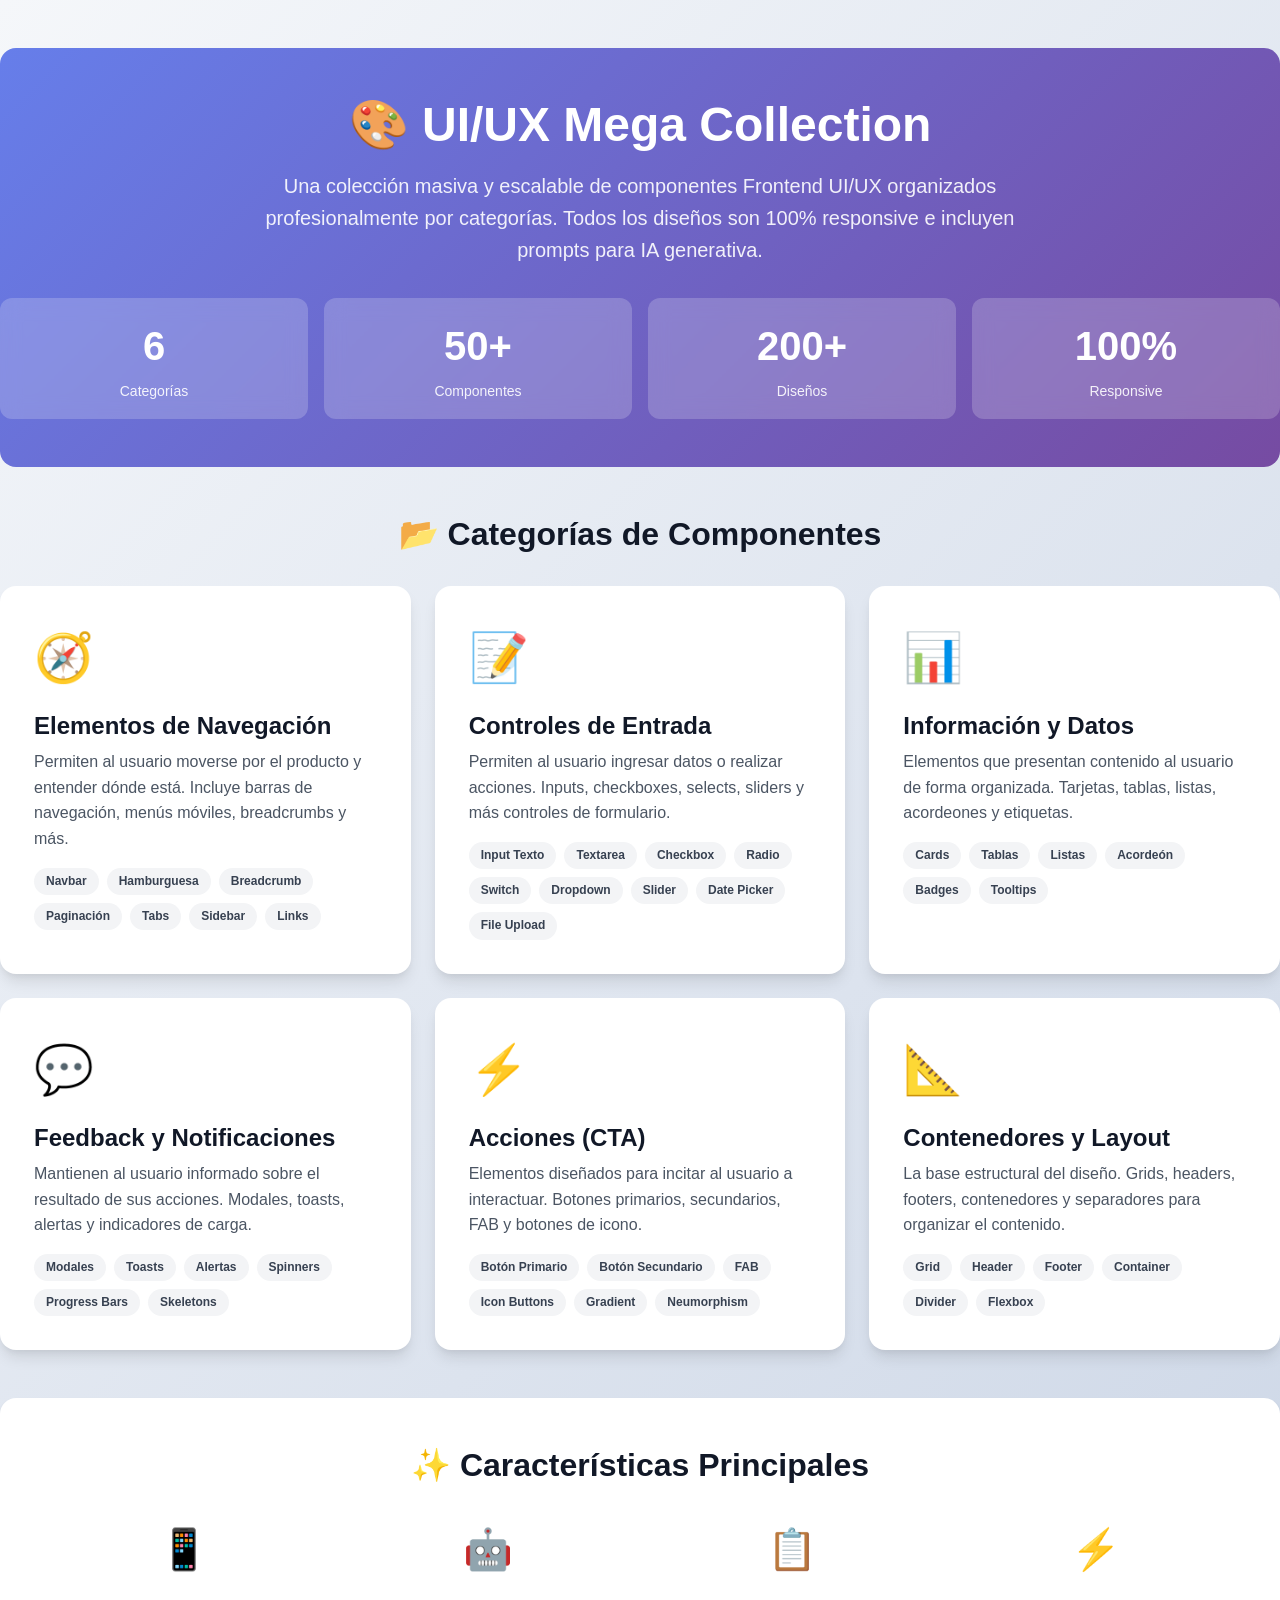
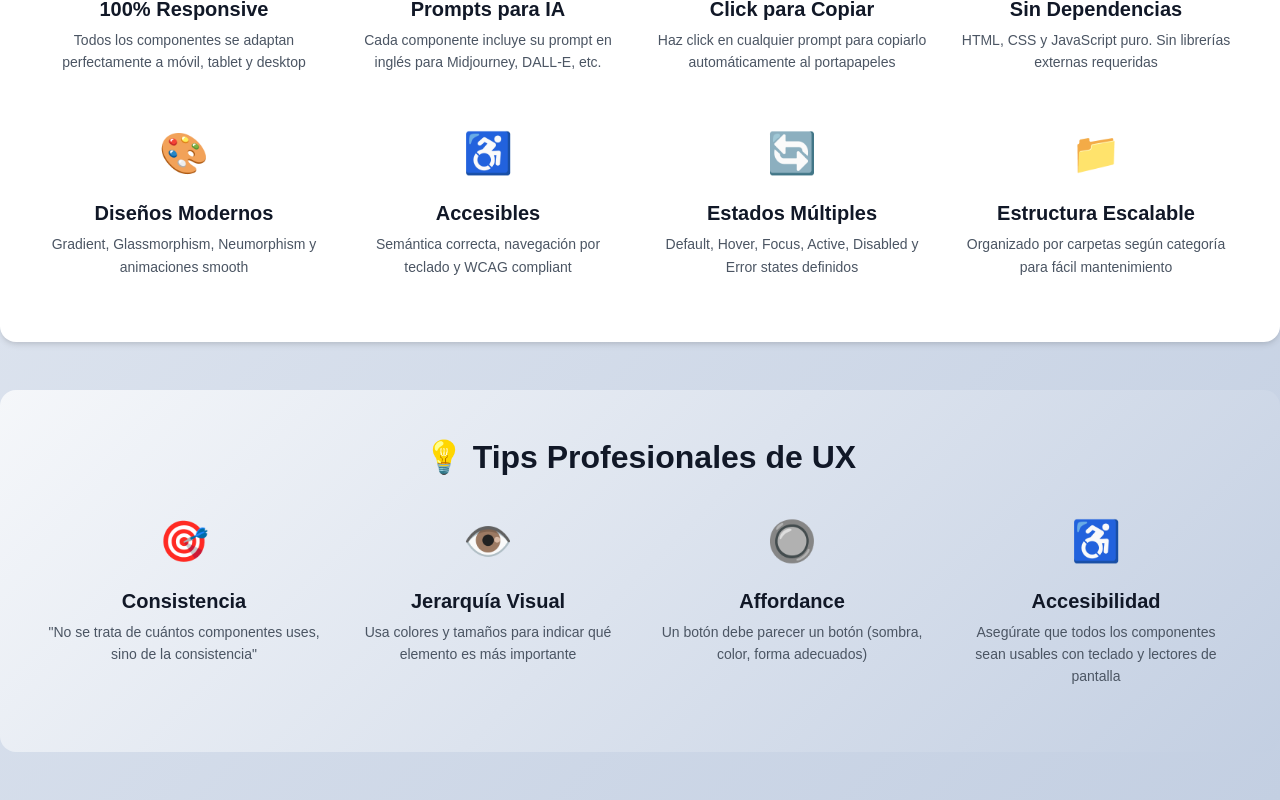
<file: 1/index.html>
<!DOCTYPE html>
<html lang="es">
<head>
  <meta charset="UTF-8">
  <meta name="viewport" content="width=device-width, initial-scale=1.0">
  <title>UI/UX Mega Collection - Índice de Componentes</title>
  <link rel="stylesheet" href="assets/css/global.css">
  <style>
    .hero {
      text-align: center;
      padding: var(--space-12) 0;
      background: linear-gradient(135deg, #667eea 0%, #764ba2 100%);
      color: white;
      border-radius: var(--radius-xl);
      margin-bottom: var(--space-12);
    }
    
    .hero h1 {
      color: white;
      font-size: 3rem;
      margin-bottom: var(--space-4);
    }
    
    .hero p {
      color: rgba(255, 255, 255, 0.9);
      font-size: 1.25rem;
      max-width: 800px;
      margin: 0 auto var(--space-6);
    }
    
    .stats-grid {
      display: grid;
      grid-template-columns: repeat(auto-fit, minmax(150px, 1fr));
      gap: var(--space-4);
      margin-top: var(--space-8);
    }
    
    .stat-card {
      background: rgba(255, 255, 255, 0.2);
      backdrop-filter: blur(10px);
      padding: var(--space-4);
      border-radius: var(--radius-lg);
      text-align: center;
    }
    
    .stat-number {
      font-size: 2.5rem;
      font-weight: 800;
      display: block;
    }
    
    .stat-label {
      font-size: 0.875rem;
      opacity: 0.9;
    }
    
    .categories-grid {
      display: grid;
      grid-template-columns: repeat(auto-fit, minmax(350px, 1fr));
      gap: var(--space-6);
    }
    
    .category-card {
      background: var(--bg-white);
      border-radius: var(--radius-xl);
      padding: var(--space-8);
      box-shadow: var(--shadow-lg);
      transition: all var(--transition-base);
      border: 2px solid transparent;
      text-decoration: none;
      color: inherit;
      display: block;
    }
    
    .category-card:hover {
      transform: translateY(-8px);
      box-shadow: var(--shadow-2xl);
      border-color: var(--primary);
    }
    
    .category-icon {
      font-size: 3rem;
      margin-bottom: var(--space-4);
      display: block;
    }
    
    .category-title {
      font-size: 1.5rem;
      font-weight: 700;
      margin-bottom: var(--space-2);
      color: var(--gray-900);
    }
    
    .category-desc {
      color: var(--gray-600);
      margin-bottom: var(--space-4);
      line-height: 1.6;
    }
    
    .category-components {
      display: flex;
      flex-wrap: wrap;
      gap: var(--space-2);
    }
    
    .component-tag {
      background: var(--gray-100);
      color: var(--gray-700);
      padding: var(--space-1) var(--space-3);
      border-radius: var(--radius-full);
      font-size: 0.75rem;
      font-weight: 600;
    }
    
    .features-section {
      background: var(--bg-white);
      border-radius: var(--radius-xl);
      padding: var(--space-12);
      margin-top: var(--space-12);
      box-shadow: var(--shadow-md);
    }
    
    .features-grid {
      display: grid;
      grid-template-columns: repeat(auto-fit, minmax(250px, 1fr));
      gap: var(--space-8);
      margin-top: var(--space-8);
    }
    
    .feature-item {
      text-align: center;
    }
    
    .feature-icon {
      font-size: 2.5rem;
      margin-bottom: var(--space-4);
    }
    
    .feature-title {
      font-size: 1.25rem;
      font-weight: 700;
      margin-bottom: var(--space-2);
    }
    
    .feature-desc {
      color: var(--gray-600);
      font-size: 0.875rem;
    }
    
    @media (max-width: 768px) {
      .hero h1 {
        font-size: 2rem;
      }
      
      .hero p {
        font-size: 1rem;
      }
      
      .categories-grid {
        grid-template-columns: 1fr;
      }
      
      .features-section {
        padding: var(--space-6);
      }
    }
  </style>
</head>
<body>
  <div class="container section">
    <!-- Hero Section -->
    <div class="hero">
      <h1>🎨 UI/UX Mega Collection</h1>
      <p>Una colección masiva y escalable de componentes Frontend UI/UX organizados profesionalmente por categorías. Todos los diseños son 100% responsive e incluyen prompts para IA generativa.</p>
      
      <div class="stats-grid">
        <div class="stat-card">
          <span class="stat-number">6</span>
          <span class="stat-label">Categorías</span>
        </div>
        <div class="stat-card">
          <span class="stat-number">50+</span>
          <span class="stat-label">Componentes</span>
        </div>
        <div class="stat-card">
          <span class="stat-number">200+</span>
          <span class="stat-label">Diseños</span>
        </div>
        <div class="stat-card">
          <span class="stat-number">100%</span>
          <span class="stat-label">Responsive</span>
        </div>
      </div>
    </div>

    <!-- Categories Grid -->
    <h2 style="font-size: 2rem; margin-bottom: var(--space-8); text-align: center;">
      📂 Categorías de Componentes
    </h2>
    
    <div class="categories-grid">
      <!-- Navegación -->
      <a href="components/01-navegacion/index.html" class="category-card">
        <span class="category-icon">🧭</span>
        <h3 class="category-title">Elementos de Navegación</h3>
        <p class="category-desc">
          Permiten al usuario moverse por el producto y entender dónde está. 
          Incluye barras de navegación, menús móviles, breadcrumbs y más.
        </p>
        <div class="category-components">
          <span class="component-tag">Navbar</span>
          <span class="component-tag">Hamburguesa</span>
          <span class="component-tag">Breadcrumb</span>
          <span class="component-tag">Paginación</span>
          <span class="component-tag">Tabs</span>
          <span class="component-tag">Sidebar</span>
          <span class="component-tag">Links</span>
        </div>
      </a>

      <!-- Formularios -->
      <a href="#" class="category-card" onclick="showComingSoon(event)">
        <span class="category-icon">📝</span>
        <h3 class="category-title">Controles de Entrada</h3>
        <p class="category-desc">
          Permiten al usuario ingresar datos o realizar acciones. 
          Inputs, checkboxes, selects, sliders y más controles de formulario.
        </p>
        <div class="category-components">
          <span class="component-tag">Input Texto</span>
          <span class="component-tag">Textarea</span>
          <span class="component-tag">Checkbox</span>
          <span class="component-tag">Radio</span>
          <span class="component-tag">Switch</span>
          <span class="component-tag">Dropdown</span>
          <span class="component-tag">Slider</span>
          <span class="component-tag">Date Picker</span>
          <span class="component-tag">File Upload</span>
        </div>
      </a>

      <!-- Información -->
      <a href="#" class="category-card" onclick="showComingSoon(event)">
        <span class="category-icon">📊</span>
        <h3 class="category-title">Información y Datos</h3>
        <p class="category-desc">
          Elementos que presentan contenido al usuario de forma organizada. 
          Tarjetas, tablas, listas, acordeones y etiquetas.
        </p>
        <div class="category-components">
          <span class="component-tag">Cards</span>
          <span class="component-tag">Tablas</span>
          <span class="component-tag">Listas</span>
          <span class="component-tag">Acordeón</span>
          <span class="component-tag">Badges</span>
          <span class="component-tag">Tooltips</span>
        </div>
      </a>

      <!-- Feedback -->
      <a href="#" class="category-card" onclick="showComingSoon(event)">
        <span class="category-icon">💬</span>
        <h3 class="category-title">Feedback y Notificaciones</h3>
        <p class="category-desc">
          Mantienen al usuario informado sobre el resultado de sus acciones. 
          Modales, toasts, alertas y indicadores de carga.
        </p>
        <div class="category-components">
          <span class="component-tag">Modales</span>
          <span class="component-tag">Toasts</span>
          <span class="component-tag">Alertas</span>
          <span class="component-tag">Spinners</span>
          <span class="component-tag">Progress Bars</span>
          <span class="component-tag">Skeletons</span>
        </div>
      </a>

      <!-- Acciones -->
      <a href="#" class="category-card" onclick="showComingSoon(event)">
        <span class="category-icon">⚡</span>
        <h3 class="category-title">Acciones (CTA)</h3>
        <p class="category-desc">
          Elementos diseñados para incitar al usuario a interactuar. 
          Botones primarios, secundarios, FAB y botones de icono.
        </p>
        <div class="category-components">
          <span class="component-tag">Botón Primario</span>
          <span class="component-tag">Botón Secundario</span>
          <span class="component-tag">FAB</span>
          <span class="component-tag">Icon Buttons</span>
          <span class="component-tag">Gradient</span>
          <span class="component-tag">Neumorphism</span>
        </div>
      </a>

      <!-- Layout -->
      <a href="#" class="category-card" onclick="showComingSoon(event)">
        <span class="category-icon">📐</span>
        <h3 class="category-title">Contenedores y Layout</h3>
        <p class="category-desc">
          La base estructural del diseño. Grids, headers, footers, 
          contenedores y separadores para organizar el contenido.
        </p>
        <div class="category-components">
          <span class="component-tag">Grid</span>
          <span class="component-tag">Header</span>
          <span class="component-tag">Footer</span>
          <span class="component-tag">Container</span>
          <span class="component-tag">Divider</span>
          <span class="component-tag">Flexbox</span>
        </div>
      </a>
    </div>

    <!-- Features Section -->
    <div class="features-section">
      <h2 style="text-align: center; font-size: 2rem;">✨ Características Principales</h2>
      
      <div class="features-grid">
        <div class="feature-item">
          <div class="feature-icon">📱</div>
          <h3 class="feature-title">100% Responsive</h3>
          <p class="feature-desc">Todos los componentes se adaptan perfectamente a móvil, tablet y desktop</p>
        </div>
        
        <div class="feature-item">
          <div class="feature-icon">🤖</div>
          <h3 class="feature-title">Prompts para IA</h3>
          <p class="feature-desc">Cada componente incluye su prompt en inglés para Midjourney, DALL-E, etc.</p>
        </div>
        
        <div class="feature-item">
          <div class="feature-icon">📋</div>
          <h3 class="feature-title">Click para Copiar</h3>
          <p class="feature-desc">Haz click en cualquier prompt para copiarlo automáticamente al portapapeles</p>
        </div>
        
        <div class="feature-item">
          <div class="feature-icon">⚡</div>
          <h3 class="feature-title">Sin Dependencias</h3>
          <p class="feature-desc">HTML, CSS y JavaScript puro. Sin librerías externas requeridas</p>
        </div>
        
        <div class="feature-item">
          <div class="feature-icon">🎨</div>
          <h3 class="feature-title">Diseños Modernos</h3>
          <p class="feature-desc">Gradient, Glassmorphism, Neumorphism y animaciones smooth</p>
        </div>
        
        <div class="feature-item">
          <div class="feature-icon">♿</div>
          <h3 class="feature-title">Accesibles</h3>
          <p class="feature-desc">Semántica correcta, navegación por teclado y WCAG compliant</p>
        </div>
        
        <div class="feature-item">
          <div class="feature-icon">🔄</div>
          <h3 class="feature-title">Estados Múltiples</h3>
          <p class="feature-desc">Default, Hover, Focus, Active, Disabled y Error states definidos</p>
        </div>
        
        <div class="feature-item">
          <div class="feature-icon">📁</div>
          <h3 class="feature-title">Estructura Escalable</h3>
          <p class="feature-desc">Organizado por carpetas según categoría para fácil mantenimiento</p>
        </div>
      </div>
    </div>

    <!-- Tips Section -->
    <div style="background: linear-gradient(135deg, #f5f7fa 0%, #c3cfe2 100%); border-radius: var(--radius-xl); padding: var(--space-12); margin-top: var(--space-12);">
      <h2 style="text-align: center; font-size: 2rem; margin-bottom: var(--space-8);">
        💡 Tips Profesionales de UX
      </h2>
      
      <div class="features-grid">
        <div class="feature-item">
          <div class="feature-icon">🎯</div>
          <h3 class="feature-title">Consistencia</h3>
          <p class="feature-desc">"No se trata de cuántos componentes uses, sino de la consistencia"</p>
        </div>
        
        <div class="feature-item">
          <div class="feature-icon">👁️</div>
          <h3 class="feature-title">Jerarquía Visual</h3>
          <p class="feature-desc">Usa colores y tamaños para indicar qué elemento es más importante</p>
        </div>
        
        <div class="feature-item">
          <div class="feature-icon">🔘</div>
          <h3 class="feature-title">Affordance</h3>
          <p class="feature-desc">Un botón debe parecer un botón (sombra, color, forma adecuados)</p>
        </div>
        
        <div class="feature-item">
          <div class="feature-icon">♿</div>
          <h3 class="feature-title">Accesibilidad</h3>
          <p class="feature-desc">Asegúrate que todos los componentes sean usables con teclado y lectores de pantalla</p>
        </div>
      </div>
    </div>
  </div>

  <!-- Toast Notification -->
  <div id="toast" class="toast"></div>

  <script src="assets/js/utils.js"></script>
  <script>
    function showComingSoon(event) {
      event.preventDefault();
      showToast('🚧 ¡Próximamente! Más componentes en camino');
    }
  </script>
</body>
</html>
</file>
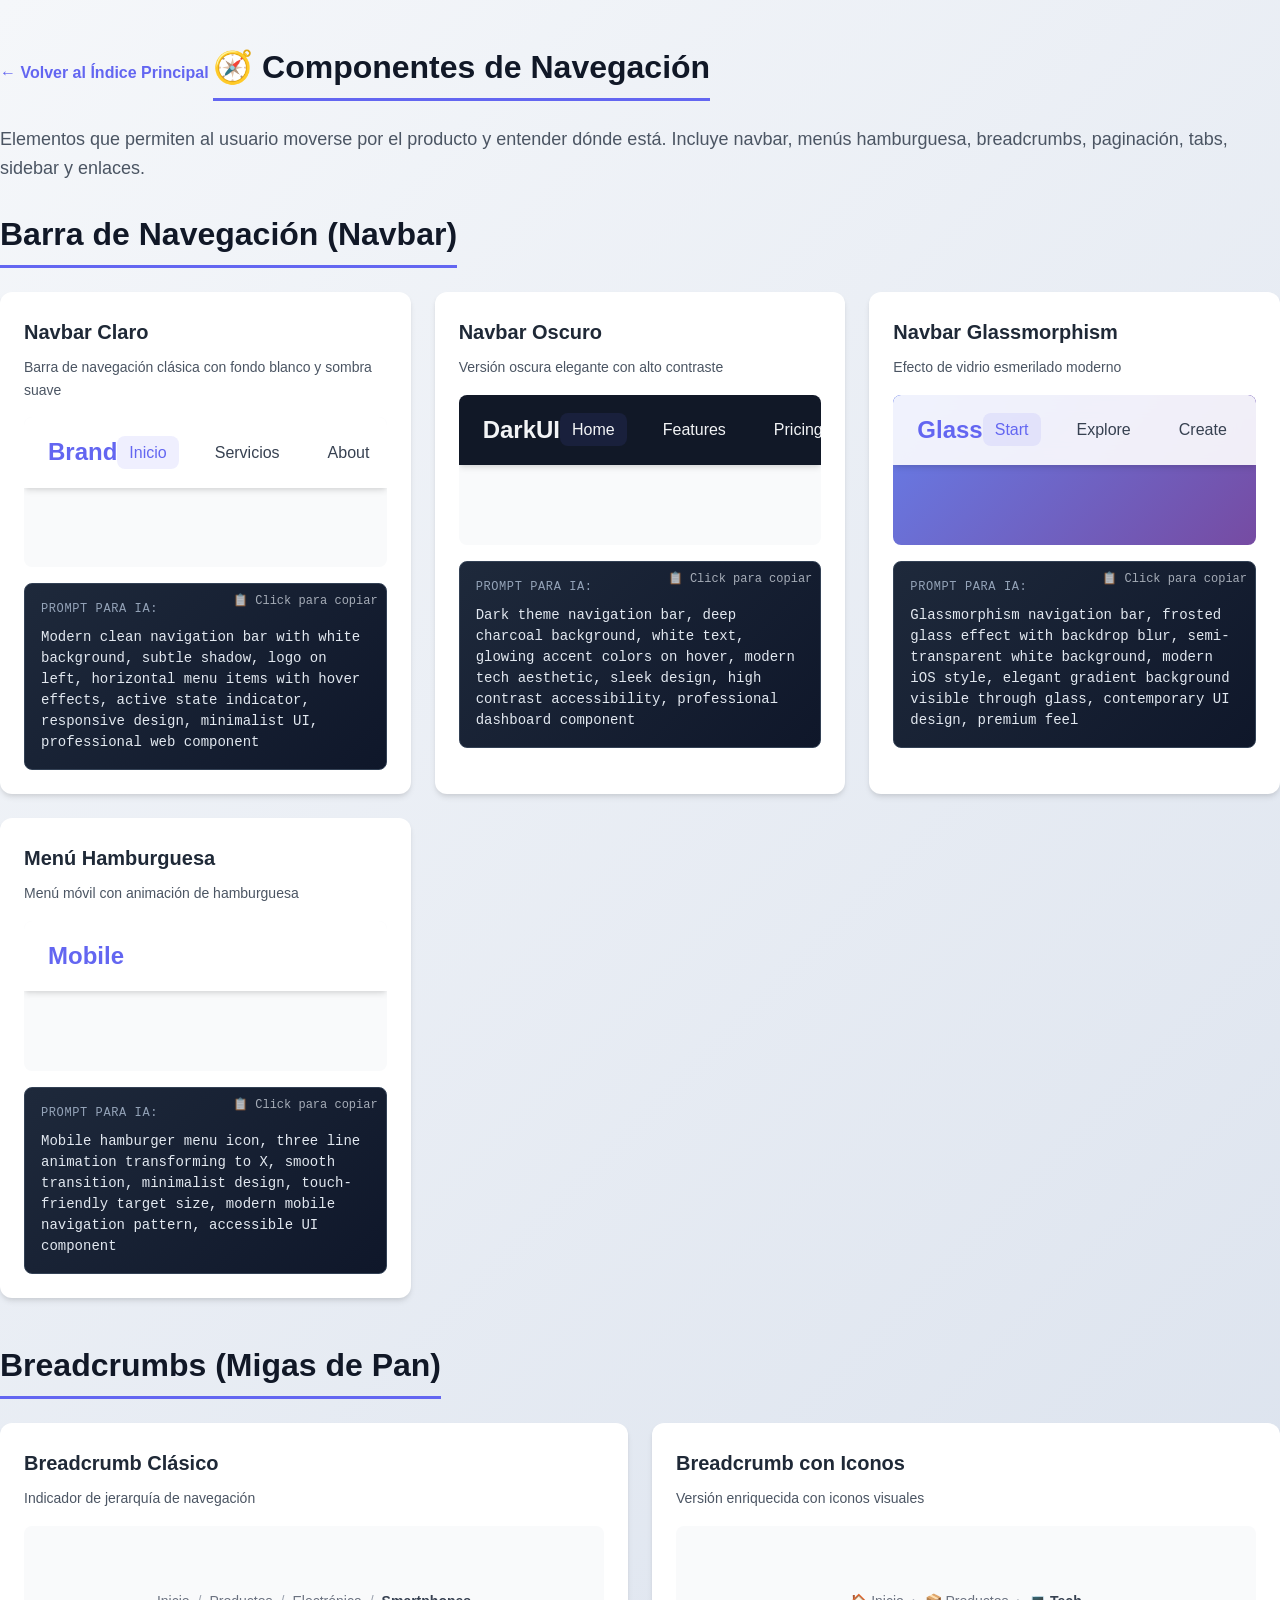
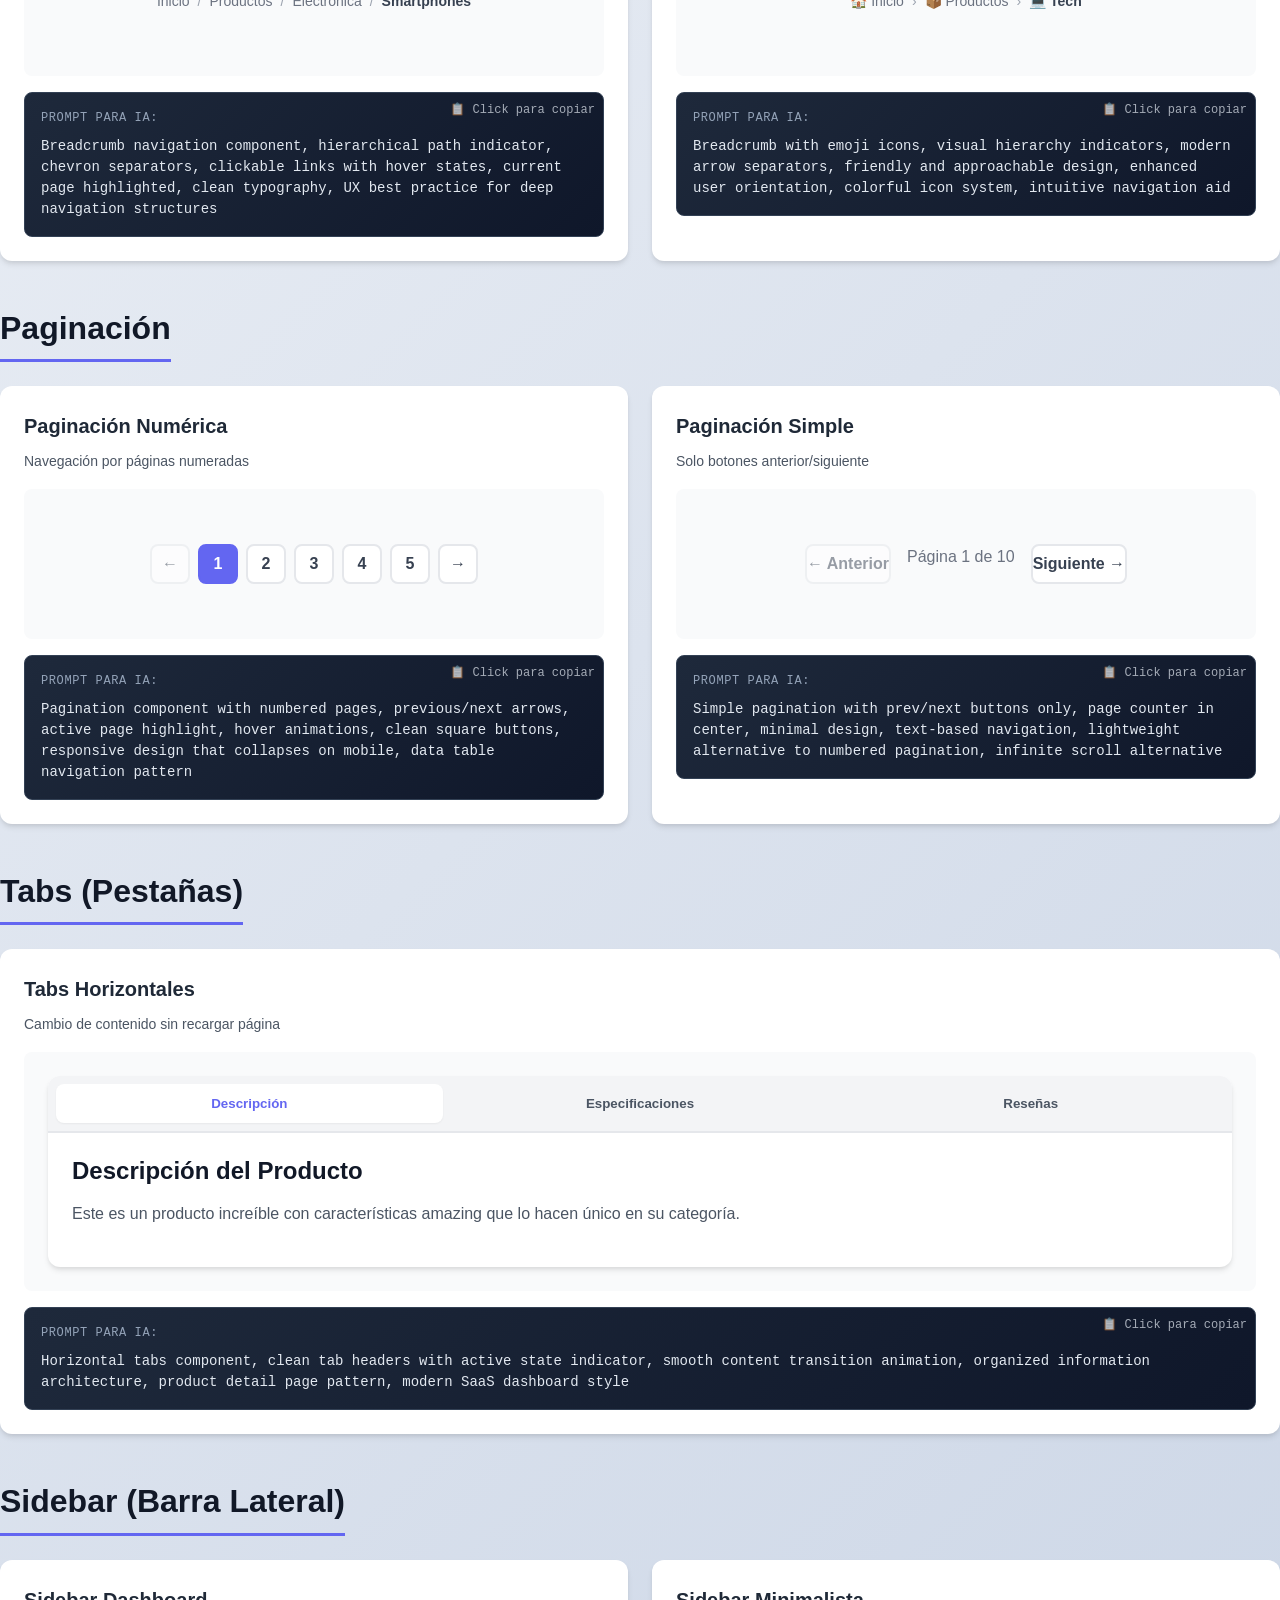
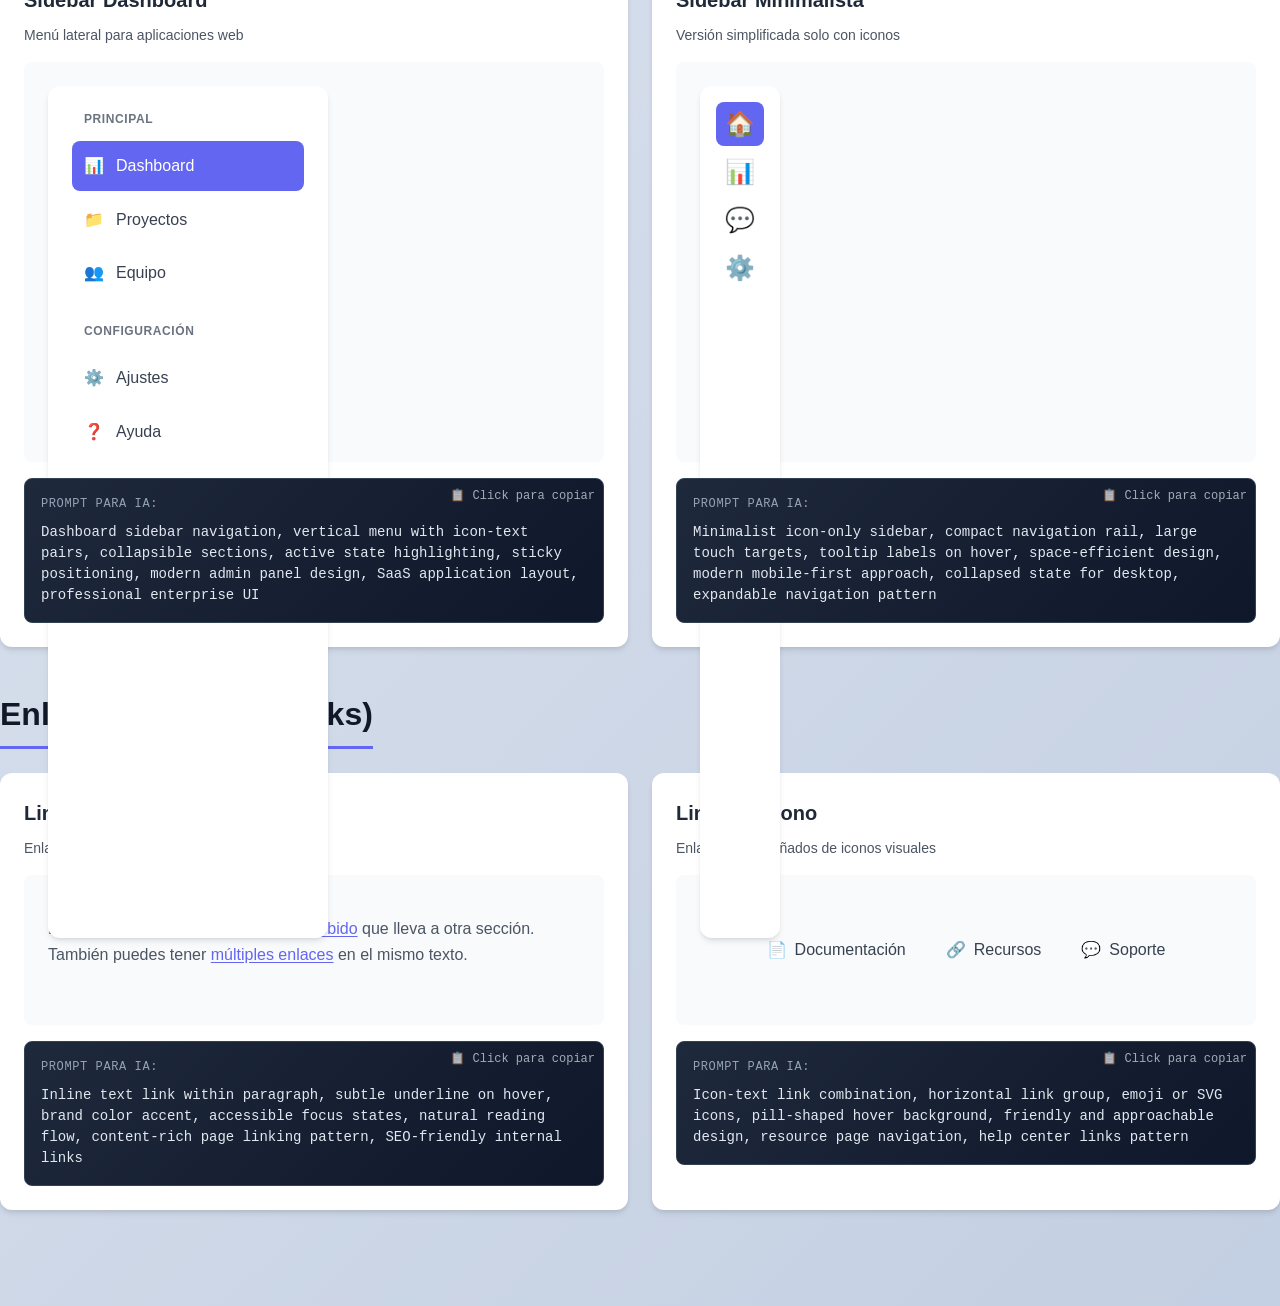
<file: 1/components/01-navegacion/index.html>
<!DOCTYPE html>
<html lang="es">
<head>
  <meta charset="UTF-8">
  <meta name="viewport" content="width=device-width, initial-scale=1.0">
  <title>Componentes de Navegación UI/UX</title>
  <link rel="stylesheet" href="../../assets/css/global.css">
  <link rel="stylesheet" href="styles.css">
  <style>
    .component-section {
      margin-bottom: var(--space-12);
    }
    
    .section-title {
      font-size: 2rem;
      margin-bottom: var(--space-6);
      padding-bottom: var(--space-3);
      border-bottom: 3px solid var(--primary);
      display: inline-block;
    }
    
    .component-grid {
      display: grid;
      gap: var(--space-6);
      grid-template-columns: repeat(auto-fit, minmax(350px, 1fr));
    }
    
    .component-item {
      background: var(--bg-white);
      border-radius: var(--radius-lg);
      padding: var(--space-6);
      box-shadow: var(--shadow-md);
    }
    
    .component-preview {
      background: var(--gray-50);
      border-radius: var(--radius-md);
      padding: var(--space-6);
      margin-bottom: var(--space-4);
      min-height: 150px;
      display: flex;
      align-items: center;
      justify-content: center;
      flex-wrap: wrap;
      gap: var(--space-4);
    }
    
    .component-name {
      font-size: 1.25rem;
      font-weight: 700;
      color: var(--gray-800);
      margin-bottom: var(--space-2);
    }
    
    .component-desc {
      color: var(--gray-600);
      font-size: 0.875rem;
      margin-bottom: var(--space-4);
    }
    
    .back-link {
      display: inline-flex;
      align-items: center;
      gap: var(--space-2);
      color: var(--primary);
      font-weight: 600;
      margin-bottom: var(--space-6);
      text-decoration: none;
    }
    
    .back-link:hover {
      gap: var(--space-3);
    }
  </style>
</head>
<body>
  <div class="container section">
    <a href="../../index.html" class="back-link">← Volver al Índice Principal</a>
    
    <h1 class="section-title">🧭 Componentes de Navegación</h1>
    <p style="margin-bottom: var(--space-8); font-size: 1.125rem;">
      Elementos que permiten al usuario moverse por el producto y entender dónde está. 
      Incluye navbar, menús hamburguesa, breadcrumbs, paginación, tabs, sidebar y enlaces.
    </p>

    <!-- Navbar Section -->
    <section class="component-section">
      <h2 class="section-title">Barra de Navegación (Navbar)</h2>
      
      <div class="component-grid">
        <!-- Navbar Light -->
        <div class="component-item">
          <div class="component-name">Navbar Claro</div>
          <div class="component-desc">Barra de navegación clásica con fondo blanco y sombra suave</div>
          <div class="component-preview" style="display: block; padding: 0; overflow: hidden;">
            <nav class="navbar">
              <div class="navbar-container">
                <a href="#" class="navbar-brand">Brand</a>
                <ul class="navbar-menu">
                  <li><a href="#" class="navbar-link active">Inicio</a></li>
                  <li><a href="#" class="navbar-link">Servicios</a></li>
                  <li><a href="#" class="navbar-link">About</a></li>
                  <li><a href="#" class="navbar-link">Contacto</a></li>
                </ul>
              </div>
            </nav>
          </div>
          <div class="prompt-box" onclick="copyPrompt(this)">
            <div class="prompt-label">Prompt para IA:</div>
            <code class="prompt-code">Modern clean navigation bar with white background, subtle shadow, logo on left, horizontal menu items with hover effects, active state indicator, responsive design, minimalist UI, professional web component</code>
          </div>
        </div>

        <!-- Navbar Dark -->
        <div class="component-item">
          <div class="component-name">Navbar Oscuro</div>
          <div class="component-desc">Versión oscura elegante con alto contraste</div>
          <div class="component-preview" style="display: block; padding: 0; overflow: hidden;">
            <nav class="navbar navbar-dark">
              <div class="navbar-container">
                <a href="#" class="navbar-brand">DarkUI</a>
                <ul class="navbar-menu">
                  <li><a href="#" class="navbar-link active">Home</a></li>
                  <li><a href="#" class="navbar-link">Features</a></li>
                  <li><a href="#" class="navbar-link">Pricing</a></li>
                  <li><a href="#" class="navbar-link">Contact</a></li>
                </ul>
              </div>
            </nav>
          </div>
          <div class="prompt-box" onclick="copyPrompt(this)">
            <div class="prompt-label">Prompt para IA:</div>
            <code class="prompt-code">Dark theme navigation bar, deep charcoal background, white text, glowing accent colors on hover, modern tech aesthetic, sleek design, high contrast accessibility, professional dashboard component</code>
          </div>
        </div>

        <!-- Navbar Glassmorphism -->
        <div class="component-item">
          <div class="component-name">Navbar Glassmorphism</div>
          <div class="component-desc">Efecto de vidrio esmerilado moderno</div>
          <div class="component-preview" style="display: block; padding: 0; overflow: hidden; background: linear-gradient(135deg, #667eea 0%, #764ba2 100%);">
            <nav class="navbar navbar-glass">
              <div class="navbar-container">
                <a href="#" class="navbar-brand">Glass</a>
                <ul class="navbar-menu">
                  <li><a href="#" class="navbar-link active">Start</a></li>
                  <li><a href="#" class="navbar-link">Explore</a></li>
                  <li><a href="#" class="navbar-link">Create</a></li>
                </ul>
              </div>
            </nav>
          </div>
          <div class="prompt-box" onclick="copyPrompt(this)">
            <div class="prompt-label">Prompt para IA:</div>
            <code class="prompt-code">Glassmorphism navigation bar, frosted glass effect with backdrop blur, semi-transparent white background, modern iOS style, elegant gradient background visible through glass, contemporary UI design, premium feel</code>
          </div>
        </div>

        <!-- Hamburger Menu -->
        <div class="component-item">
          <div class="component-name">Menú Hamburguesa</div>
          <div class="component-desc">Menú móvil con animación de hamburguesa</div>
          <div class="component-preview" style="display: block; padding: 0; overflow: hidden;">
            <nav class="navbar" style="position: relative;">
              <div class="navbar-container">
                <a href="#" class="navbar-brand">Mobile</a>
                <div class="hamburger" onclick="this.classList.toggle('active'); this.nextElementSibling.classList.toggle('active');">
                  <span></span>
                  <span></span>
                  <span></span>
                </div>
              </div>
              <div class="mobile-menu">
                <a href="#" class="navbar-link" style="display: block;">Inicio</a>
                <a href="#" class="navbar-link" style="display: block;">Servicios</a>
                <a href="#" class="navbar-link" style="display: block;">About</a>
                <a href="#" class="navbar-link" style="display: block;">Contacto</a>
              </div>
            </nav>
          </div>
          <div class="prompt-box" onclick="copyPrompt(this)">
            <div class="prompt-label">Prompt para IA:</div>
            <code class="prompt-code">Mobile hamburger menu icon, three line animation transforming to X, smooth transition, minimalist design, touch-friendly target size, modern mobile navigation pattern, accessible UI component</code>
          </div>
        </div>
      </div>
    </section>

    <!-- Breadcrumb Section -->
    <section class="component-section">
      <h2 class="section-title">Breadcrumbs (Migas de Pan)</h2>
      
      <div class="component-grid">
        <div class="component-item">
          <div class="component-name">Breadcrumb Clásico</div>
          <div class="component-desc">Indicador de jerarquía de navegación</div>
          <div class="component-preview">
            <nav class="breadcrumb">
              <a href="#" class="breadcrumb-item">Inicio</a>
              <span class="breadcrumb-separator">/</span>
              <a href="#" class="breadcrumb-item">Productos</a>
              <span class="breadcrumb-separator">/</span>
              <a href="#" class="breadcrumb-item">Electrónica</a>
              <span class="breadcrumb-separator">/</span>
              <span class="breadcrumb-item active">Smartphones</span>
            </nav>
          </div>
          <div class="prompt-box" onclick="copyPrompt(this)">
            <div class="prompt-label">Prompt para IA:</div>
            <code class="prompt-code">Breadcrumb navigation component, hierarchical path indicator, chevron separators, clickable links with hover states, current page highlighted, clean typography, UX best practice for deep navigation structures</code>
          </div>
        </div>

        <div class="component-item">
          <div class="component-name">Breadcrumb con Iconos</div>
          <div class="component-desc">Versión enriquecida con iconos visuales</div>
          <div class="component-preview">
            <nav class="breadcrumb">
              <a href="#" class="breadcrumb-item">🏠 Inicio</a>
              <span class="breadcrumb-separator">›</span>
              <a href="#" class="breadcrumb-item">📦 Productos</a>
              <span class="breadcrumb-separator">›</span>
              <span class="breadcrumb-item active">💻 Tech</span>
            </nav>
          </div>
          <div class="prompt-box" onclick="copyPrompt(this)">
            <div class="prompt-label">Prompt para IA:</div>
            <code class="prompt-code">Breadcrumb with emoji icons, visual hierarchy indicators, modern arrow separators, friendly and approachable design, enhanced user orientation, colorful icon system, intuitive navigation aid</code>
          </div>
        </div>
      </div>
    </section>

    <!-- Pagination Section -->
    <section class="component-section">
      <h2 class="section-title">Paginación</h2>
      
      <div class="component-grid">
        <div class="component-item">
          <div class="component-name">Paginación Numérica</div>
          <div class="component-desc">Navegación por páginas numeradas</div>
          <div class="component-preview">
            <ul class="pagination">
              <li><a href="#" class="pagination-item disabled">←</a></li>
              <li><a href="#" class="pagination-item active">1</a></li>
              <li><a href="#" class="pagination-item">2</a></li>
              <li><a href="#" class="pagination-item">3</a></li>
              <li><a href="#" class="pagination-item">4</a></li>
              <li><a href="#" class="pagination-item">5</a></li>
              <li><a href="#" class="pagination-item">→</a></li>
            </ul>
          </div>
          <div class="prompt-box" onclick="copyPrompt(this)">
            <div class="prompt-label">Prompt para IA:</div>
            <code class="prompt-code">Pagination component with numbered pages, previous/next arrows, active page highlight, hover animations, clean square buttons, responsive design that collapses on mobile, data table navigation pattern</code>
          </div>
        </div>

        <div class="component-item">
          <div class="component-name">Paginación Simple</div>
          <div class="component-desc">Solo botones anterior/siguiente</div>
          <div class="component-preview">
            <ul class="pagination" style="gap: var(--space-4);">
              <li><a href="#" class="pagination-item disabled">← Anterior</a></li>
              <li><span style="color: var(--gray-500);">Página 1 de 10</span></li>
              <li><a href="#" class="pagination-item">Siguiente →</a></li>
            </ul>
          </div>
          <div class="prompt-box" onclick="copyPrompt(this)">
            <div class="prompt-label">Prompt para IA:</div>
            <code class="prompt-code">Simple pagination with prev/next buttons only, page counter in center, minimal design, text-based navigation, lightweight alternative to numbered pagination, infinite scroll alternative</code>
          </div>
        </div>
      </div>
    </section>

    <!-- Tabs Section -->
    <section class="component-section">
      <h2 class="section-title">Tabs (Pestañas)</h2>
      
      <div class="component-grid">
        <div class="component-item" style="grid-column: span 2;">
          <div class="component-name">Tabs Horizontales</div>
          <div class="component-desc">Cambio de contenido sin recargar página</div>
          <div class="component-preview" style="display: block;">
            <div class="tabs">
              <div class="tabs-header">
                <button class="tab-button active" data-tab="tab1">Descripción</button>
                <button class="tab-button" data-tab="tab2">Especificaciones</button>
                <button class="tab-button" data-tab="tab3">Reseñas</button>
              </div>
              <div id="tab1" class="tab-content active">
                <h4>Descripción del Producto</h4>
                <p>Este es un producto increíble con características amazing que lo hacen único en su categoría.</p>
              </div>
              <div id="tab2" class="tab-content">
                <h4>Especificaciones Técnicas</h4>
                <p>Dimensiones: 10x20cm | Peso: 500g | Material: Aluminio premium</p>
              </div>
              <div id="tab3" class="tab-content">
                <h4>Reseñas de Clientes</h4>
                <p>⭐⭐⭐⭐⭐ "Excelente producto, superó mis expectativas" - Juan P.</p>
              </div>
            </div>
          </div>
          <div class="prompt-box" onclick="copyPrompt(this)">
            <div class="prompt-label">Prompt para IA:</div>
            <code class="prompt-code">Horizontal tabs component, clean tab headers with active state indicator, smooth content transition animation, organized information architecture, product detail page pattern, modern SaaS dashboard style</code>
          </div>
        </div>
      </div>
    </section>

    <!-- Sidebar Section -->
    <section class="component-section">
      <h2 class="section-title">Sidebar (Barra Lateral)</h2>
      
      <div class="component-grid">
        <div class="component-item">
          <div class="component-name">Sidebar Dashboard</div>
          <div class="component-desc">Menú lateral para aplicaciones web</div>
          <div class="component-preview" style="display: block; height: 400px;">
            <aside class="sidebar">
              <div class="sidebar-section">
                <div class="sidebar-title">Principal</div>
                <ul class="sidebar-menu">
                  <li class="sidebar-item">
                    <a href="#" class="sidebar-link active">
                      <span class="sidebar-icon">📊</span>
                      Dashboard
                    </a>
                  </li>
                  <li class="sidebar-item">
                    <a href="#" class="sidebar-link">
                      <span class="sidebar-icon">📁</span>
                      Proyectos
                    </a>
                  </li>
                  <li class="sidebar-item">
                    <a href="#" class="sidebar-link">
                      <span class="sidebar-icon">👥</span>
                      Equipo
                    </a>
                  </li>
                </ul>
              </div>
              <div class="sidebar-section">
                <div class="sidebar-title">Configuración</div>
                <ul class="sidebar-menu">
                  <li class="sidebar-item">
                    <a href="#" class="sidebar-link">
                      <span class="sidebar-icon">⚙️</span>
                      Ajustes
                    </a>
                  </li>
                  <li class="sidebar-item">
                    <a href="#" class="sidebar-link">
                      <span class="sidebar-icon">❓</span>
                      Ayuda
                    </a>
                  </li>
                </ul>
              </div>
            </aside>
          </div>
          <div class="prompt-box" onclick="copyPrompt(this)">
            <div class="prompt-label">Prompt para IA:</div>
            <code class="prompt-code">Dashboard sidebar navigation, vertical menu with icon-text pairs, collapsible sections, active state highlighting, sticky positioning, modern admin panel design, SaaS application layout, professional enterprise UI</code>
          </div>
        </div>

        <div class="component-item">
          <div class="component-name">Sidebar Minimalista</div>
          <div class="component-desc">Versión simplificada solo con iconos</div>
          <div class="component-preview" style="display: block; height: 400px;">
            <aside class="sidebar" style="width: 80px; padding: var(--space-4);">
              <ul class="sidebar-menu">
                <li class="sidebar-item">
                  <a href="#" class="sidebar-link active" style="justify-content: center;">
                    <span class="sidebar-icon" style="font-size: 1.5rem;">🏠</span>
                  </a>
                </li>
                <li class="sidebar-item">
                  <a href="#" class="sidebar-link" style="justify-content: center;">
                    <span class="sidebar-icon" style="font-size: 1.5rem;">📊</span>
                  </a>
                </li>
                <li class="sidebar-item">
                  <a href="#" class="sidebar-link" style="justify-content: center;">
                    <span class="sidebar-icon" style="font-size: 1.5rem;">💬</span>
                  </a>
                </li>
                <li class="sidebar-item">
                  <a href="#" class="sidebar-link" style="justify-content: center;">
                    <span class="sidebar-icon" style="font-size: 1.5rem;">⚙️</span>
                  </a>
                </li>
              </ul>
            </aside>
          </div>
          <div class="prompt-box" onclick="copyPrompt(this)">
            <div class="prompt-label">Prompt para IA:</div>
            <code class="prompt-code">Minimalist icon-only sidebar, compact navigation rail, large touch targets, tooltip labels on hover, space-efficient design, modern mobile-first approach, collapsed state for desktop, expandable navigation pattern</code>
          </div>
        </div>
      </div>
    </section>

    <!-- Text Links Section -->
    <section class="component-section">
      <h2 class="section-title">Enlaces de Texto (Links)</h2>
      
      <div class="component-grid">
        <div class="component-item">
          <div class="component-name">Link Inline</div>
          <div class="component-desc">Enlaces dentro de párrafos de texto</div>
          <div class="component-preview">
            <p>
              Este es un párrafo con un <a href="#" class="text-link">enlace embebido</a> 
              que lleva a otra sección. También puedes tener 
              <a href="#" class="text-link">múltiples enlaces</a> en el mismo texto.
            </p>
          </div>
          <div class="prompt-box" onclick="copyPrompt(this)">
            <div class="prompt-label">Prompt para IA:</div>
            <code class="prompt-code">Inline text link within paragraph, subtle underline on hover, brand color accent, accessible focus states, natural reading flow, content-rich page linking pattern, SEO-friendly internal links</code>
          </div>
        </div>

        <div class="component-item">
          <div class="component-name">Link con Icono</div>
          <div class="component-desc">Enlaces acompañados de iconos visuales</div>
          <div class="component-preview">
            <div class="link-group">
              <a href="#" class="text-link-icon">
                <span>📄</span> Documentación
              </a>
              <a href="#" class="text-link-icon">
                <span>🔗</span> Recursos
              </a>
              <a href="#" class="text-link-icon">
                <span>💬</span> Soporte
              </a>
            </div>
          </div>
          <div class="prompt-box" onclick="copyPrompt(this)">
            <div class="prompt-label">Prompt para IA:</div>
            <code class="prompt-code">Icon-text link combination, horizontal link group, emoji or SVG icons, pill-shaped hover background, friendly and approachable design, resource page navigation, help center links pattern</code>
          </div>
        </div>
      </div>
    </section>

  </div>

  <!-- Toast Notification -->
  <div id="toast" class="toast">✅ ¡Prompt copiado al portapapeles!</div>

  <script src="../../assets/js/utils.js"></script>
  <script src="script.js"></script>
</body>
</html>
</file>
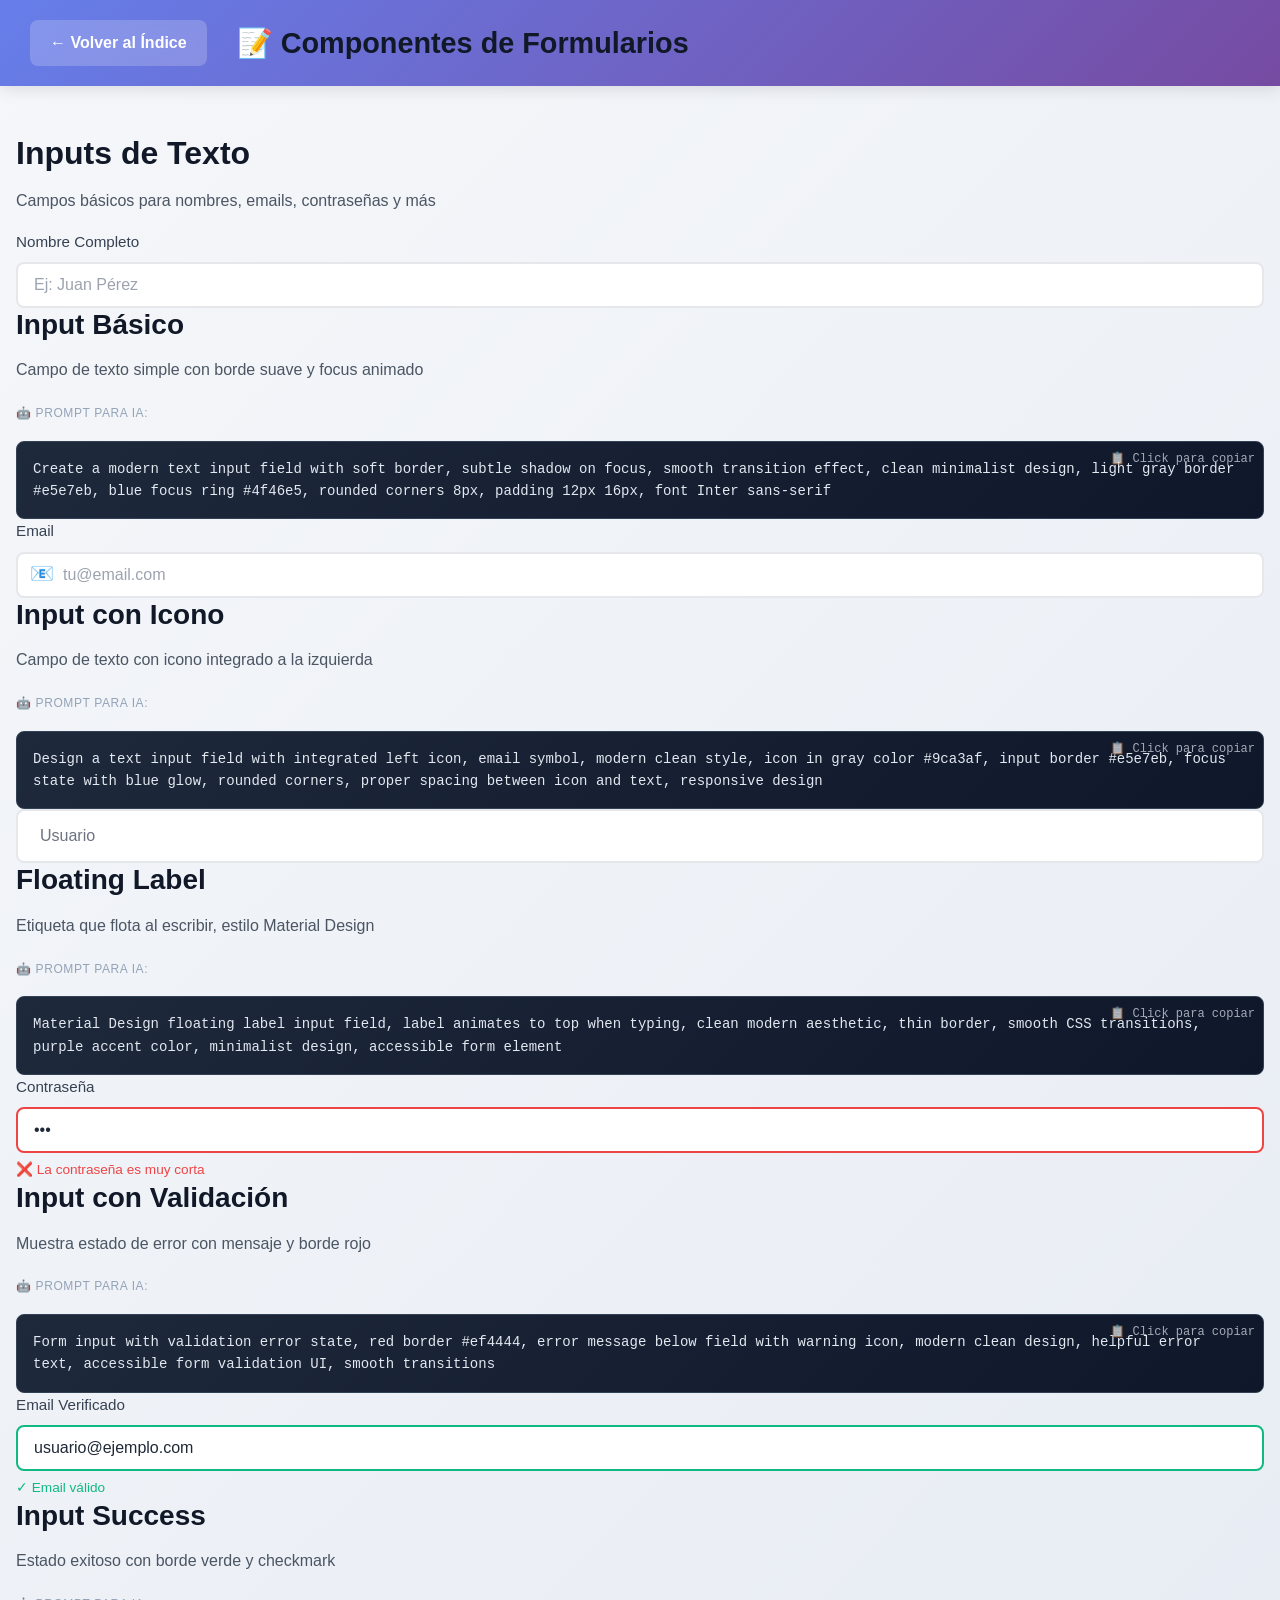
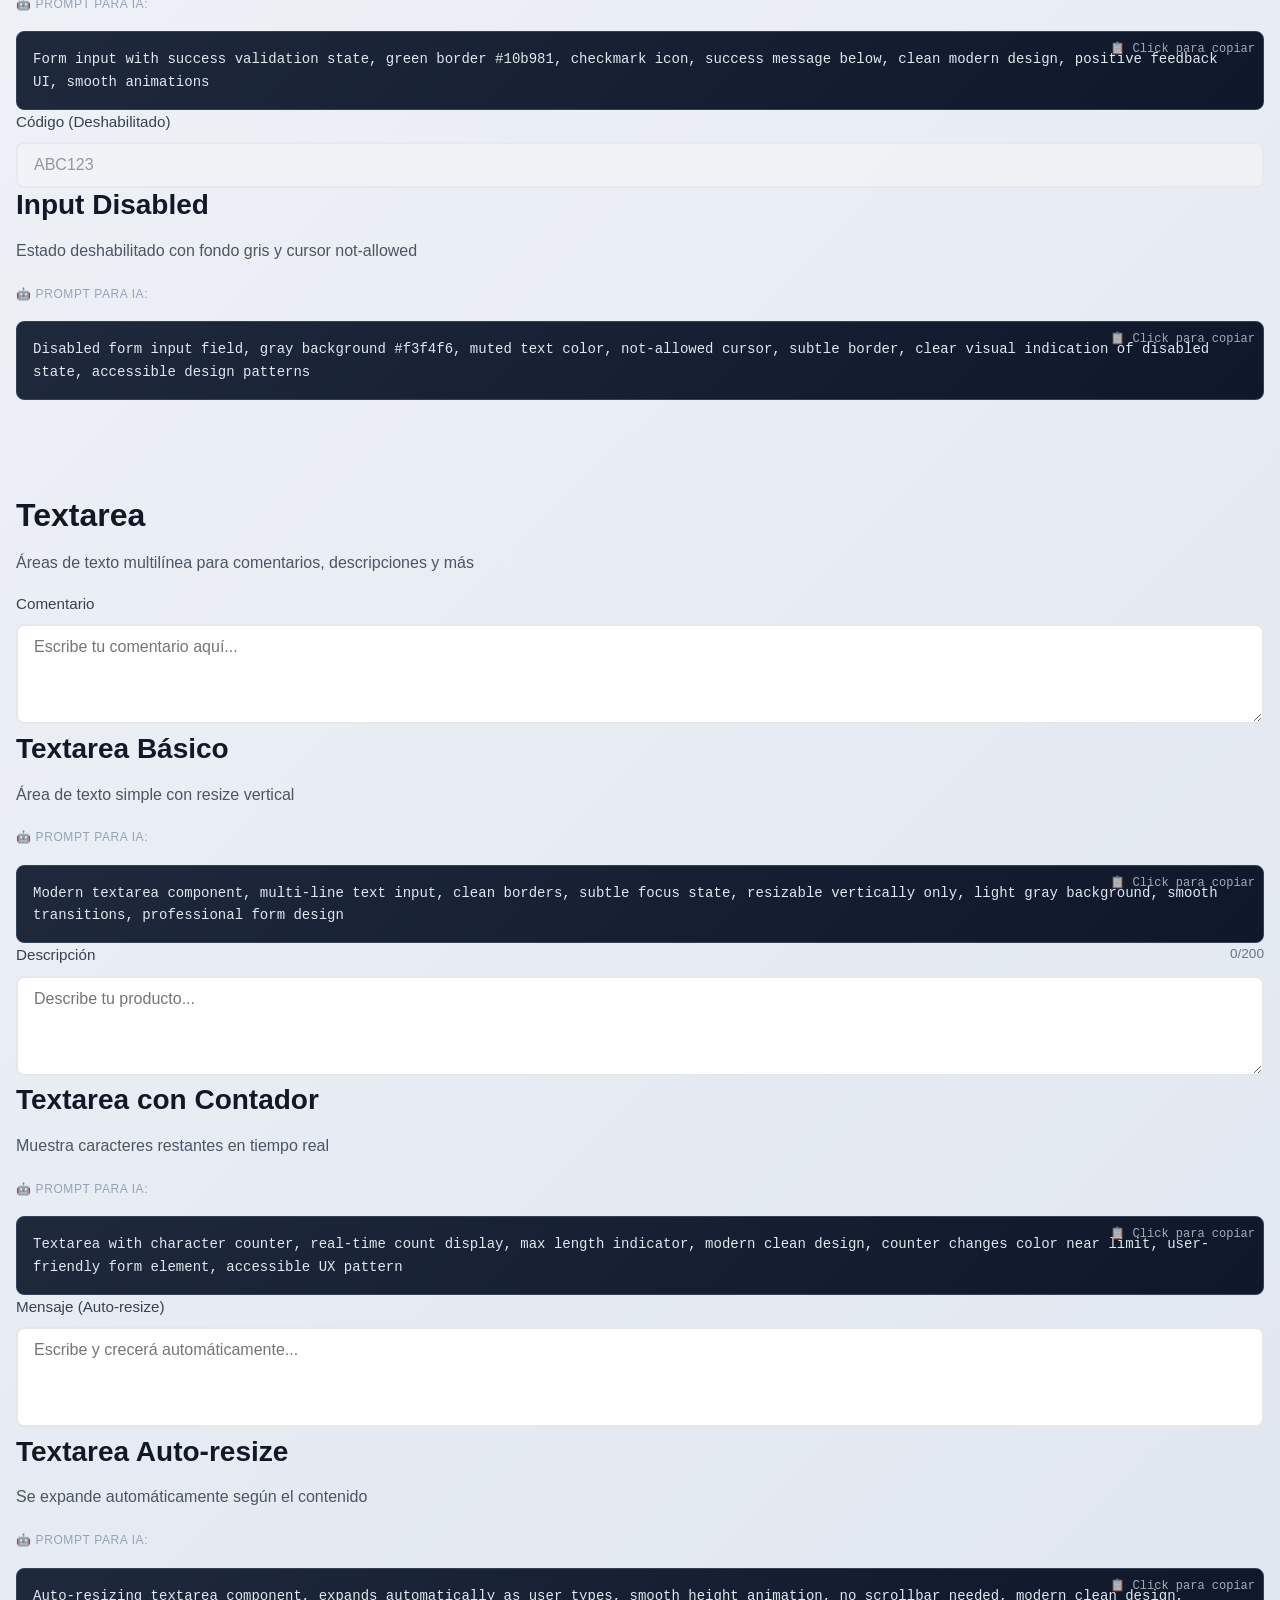
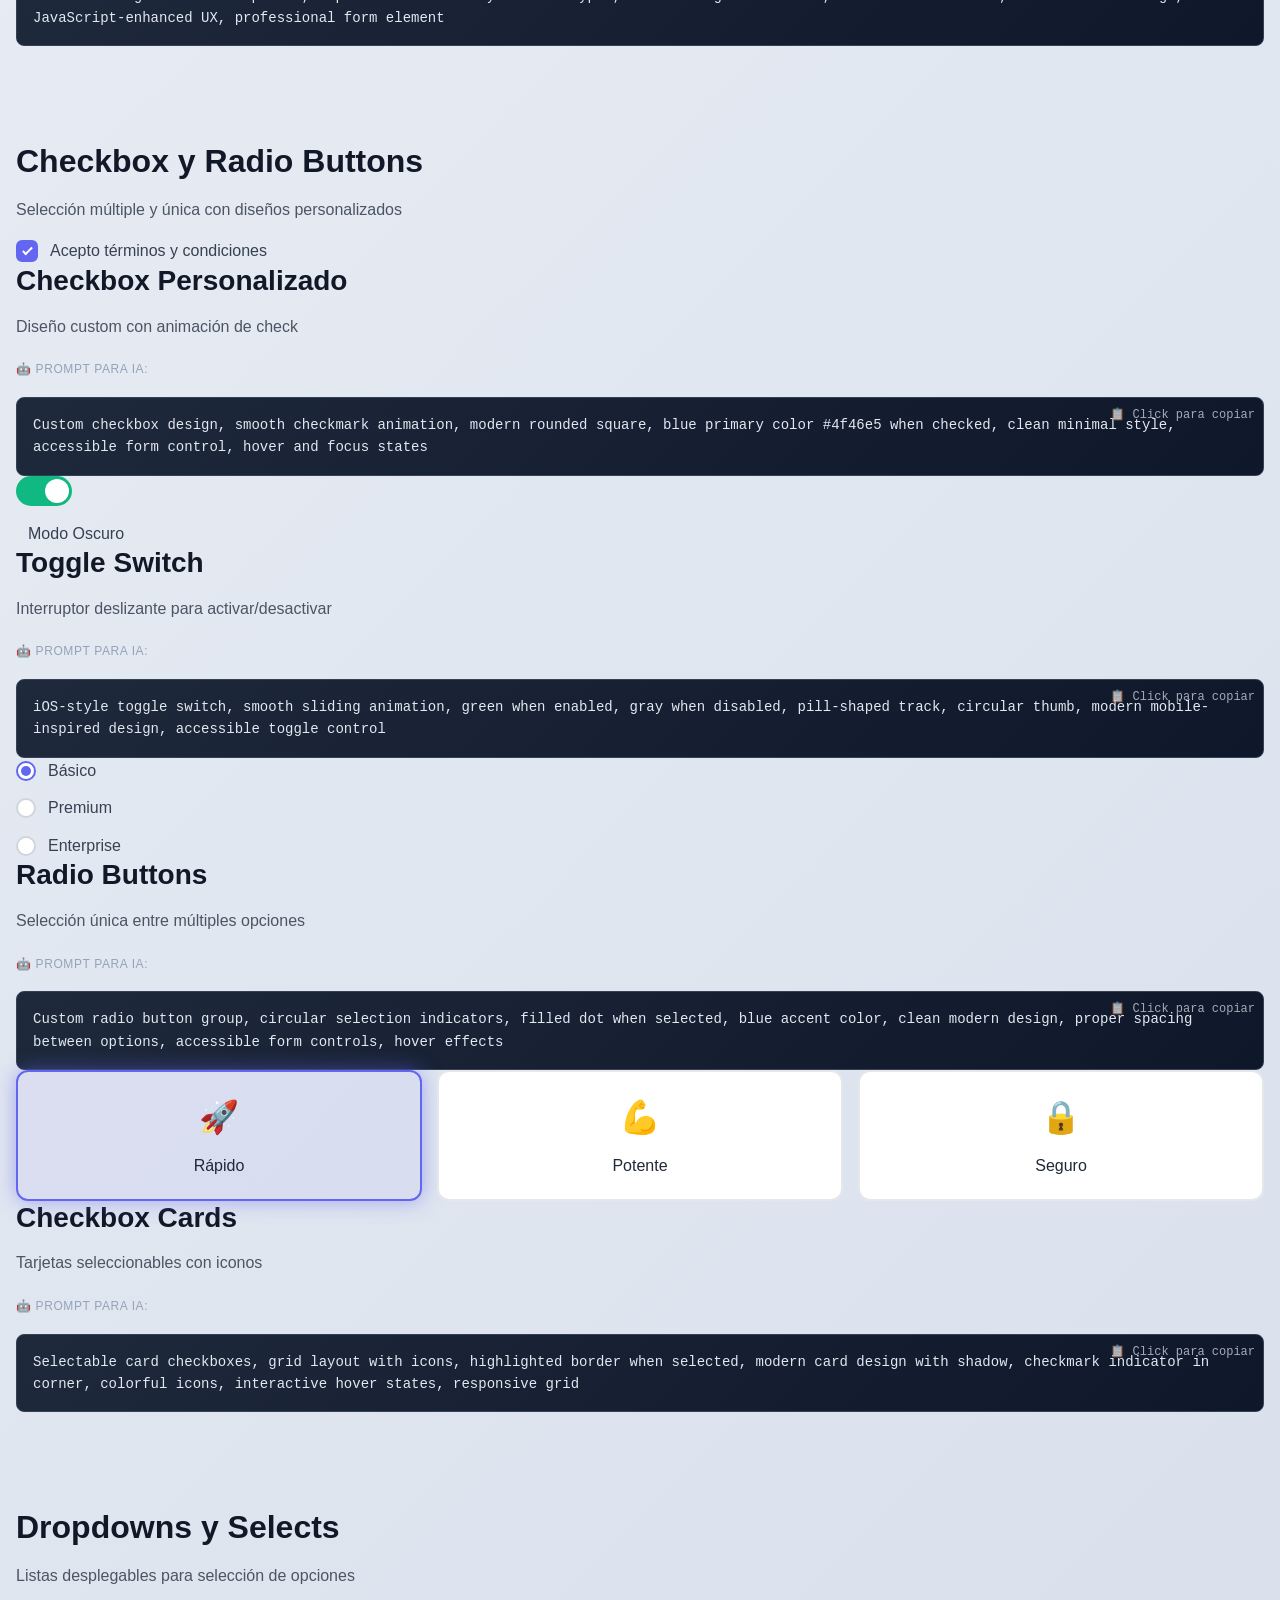
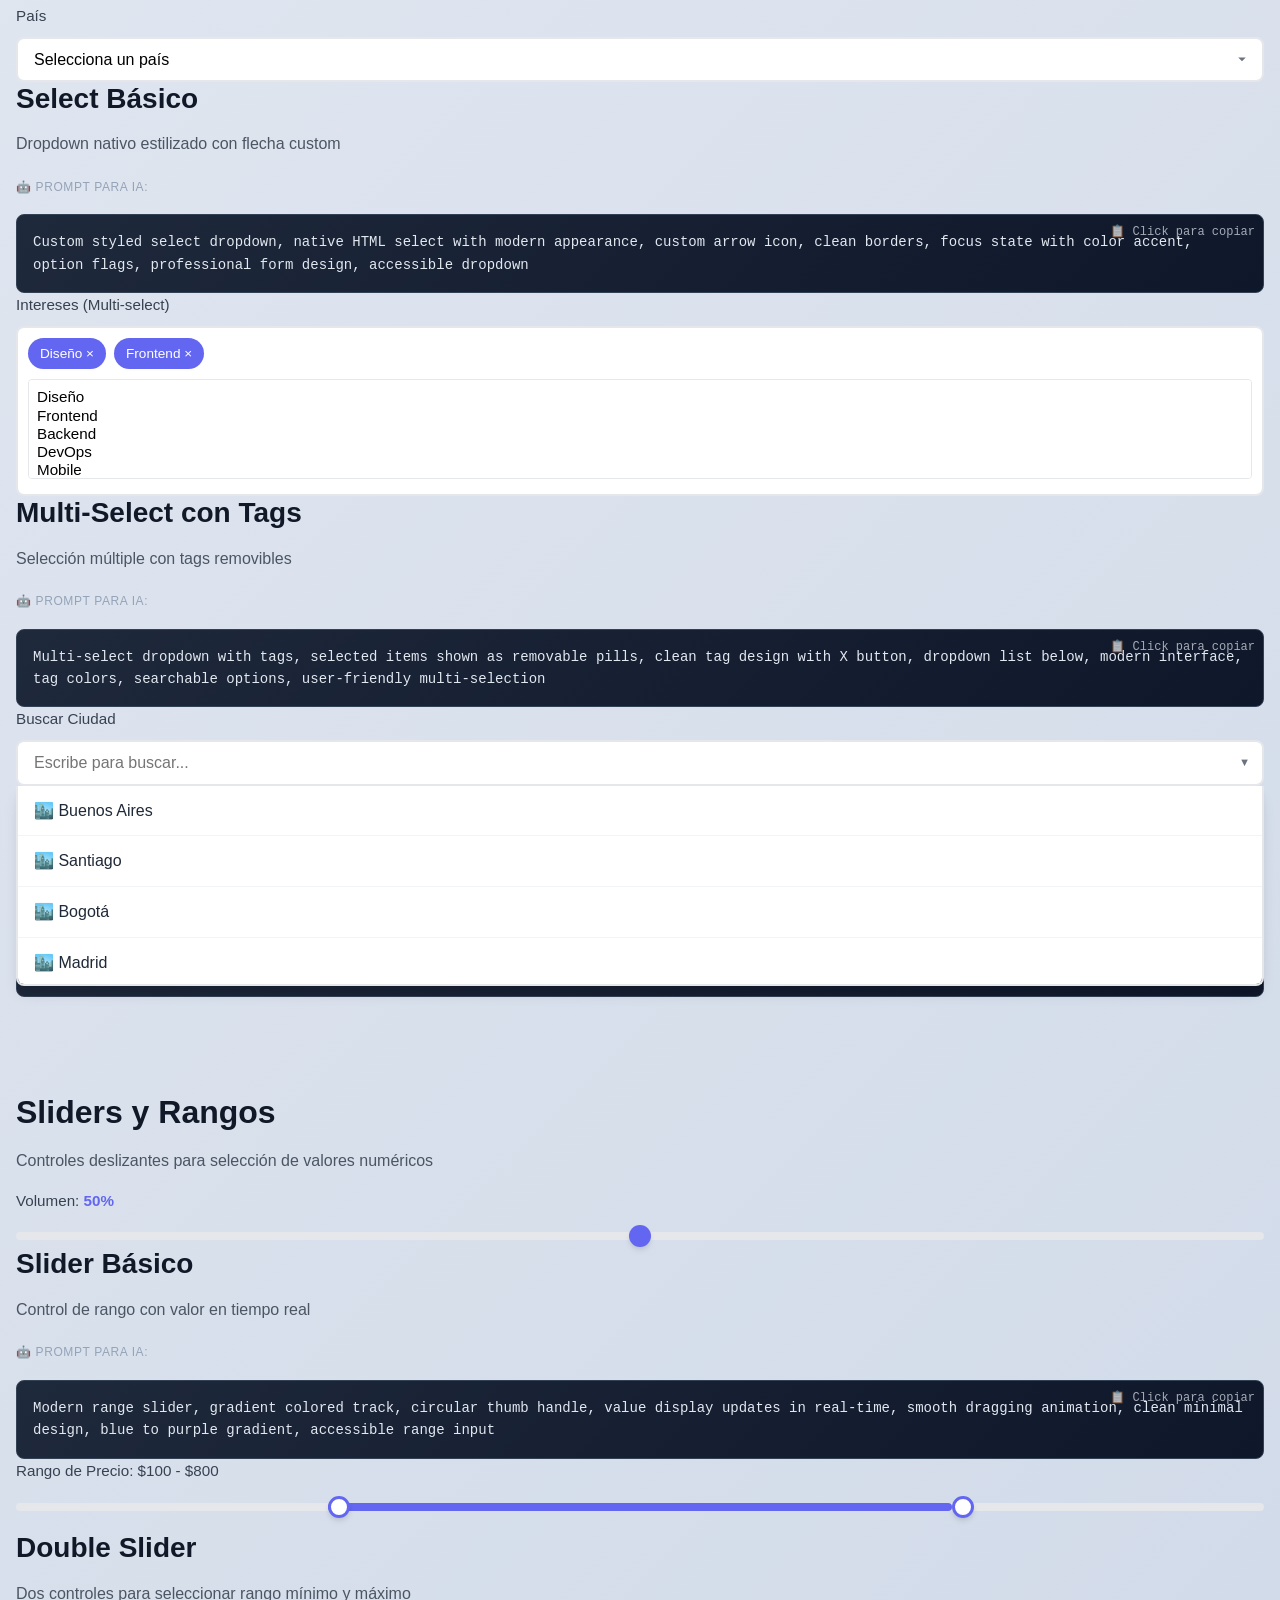
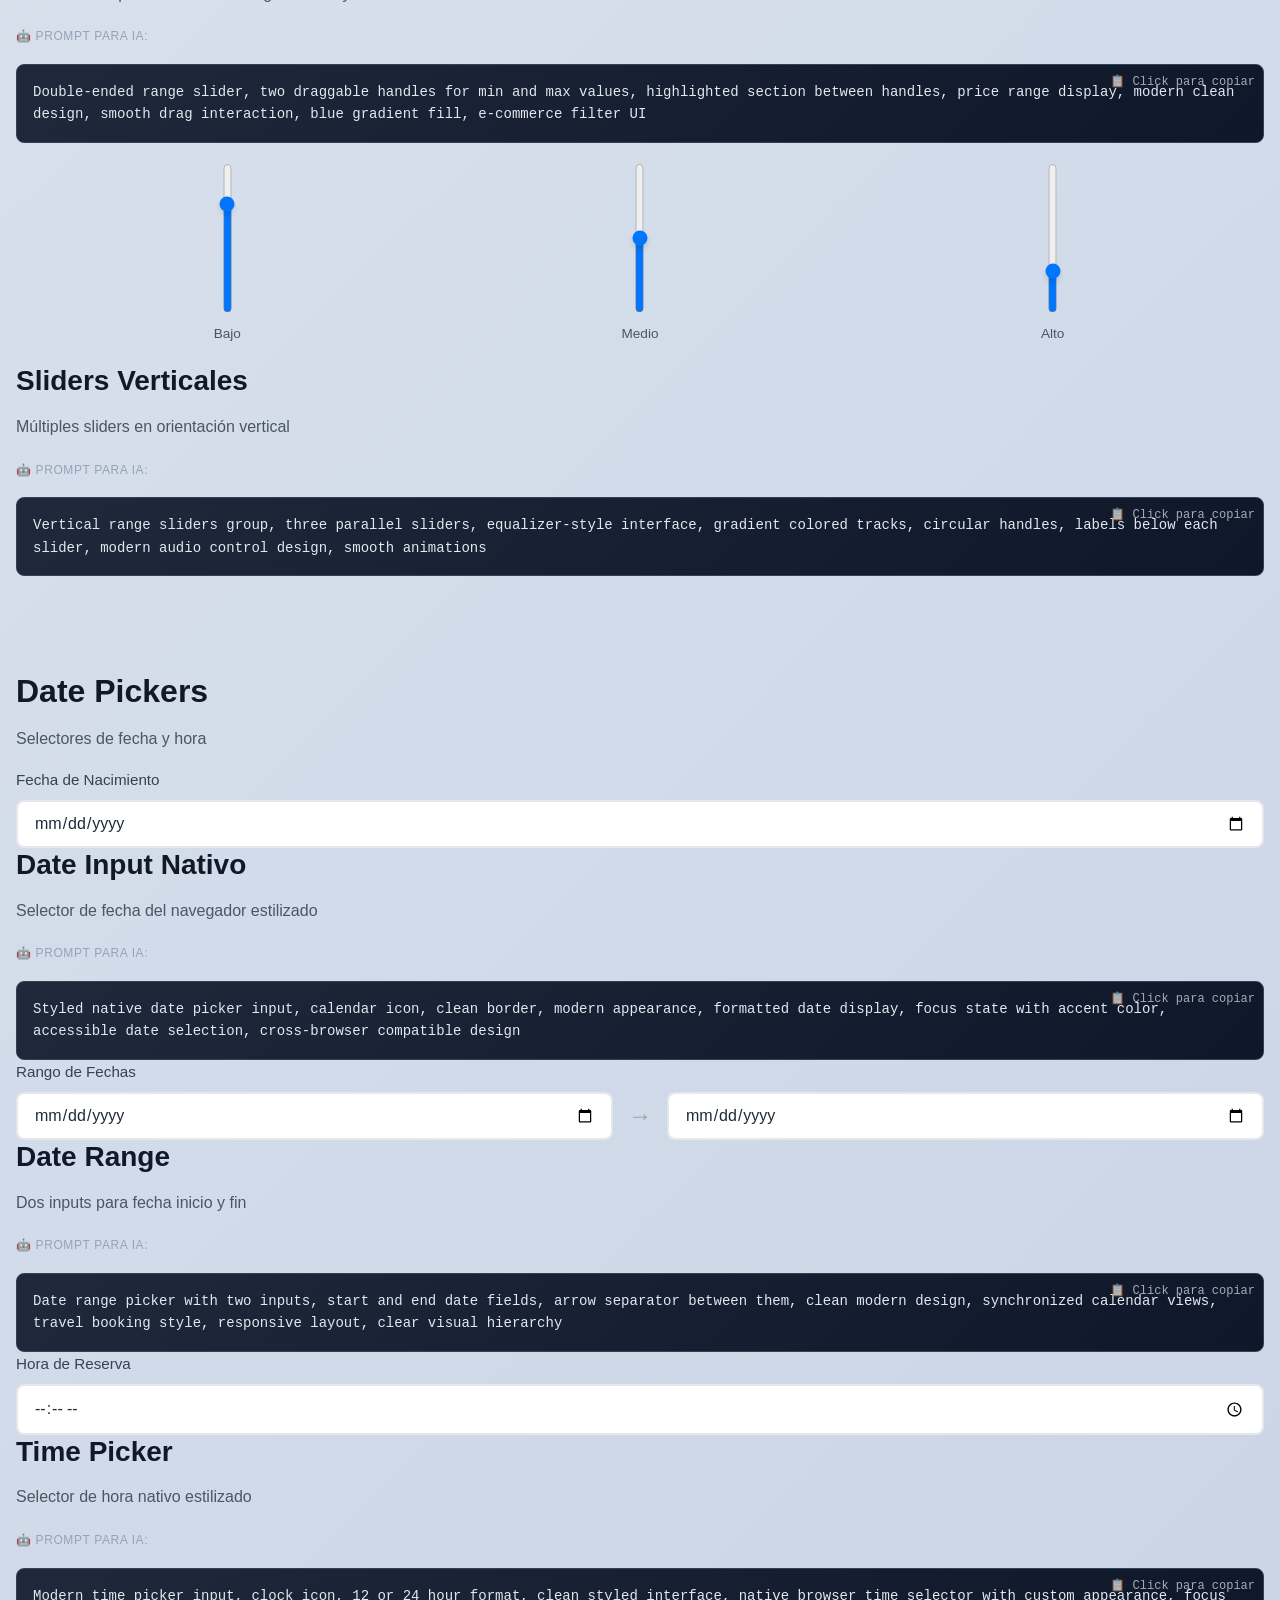
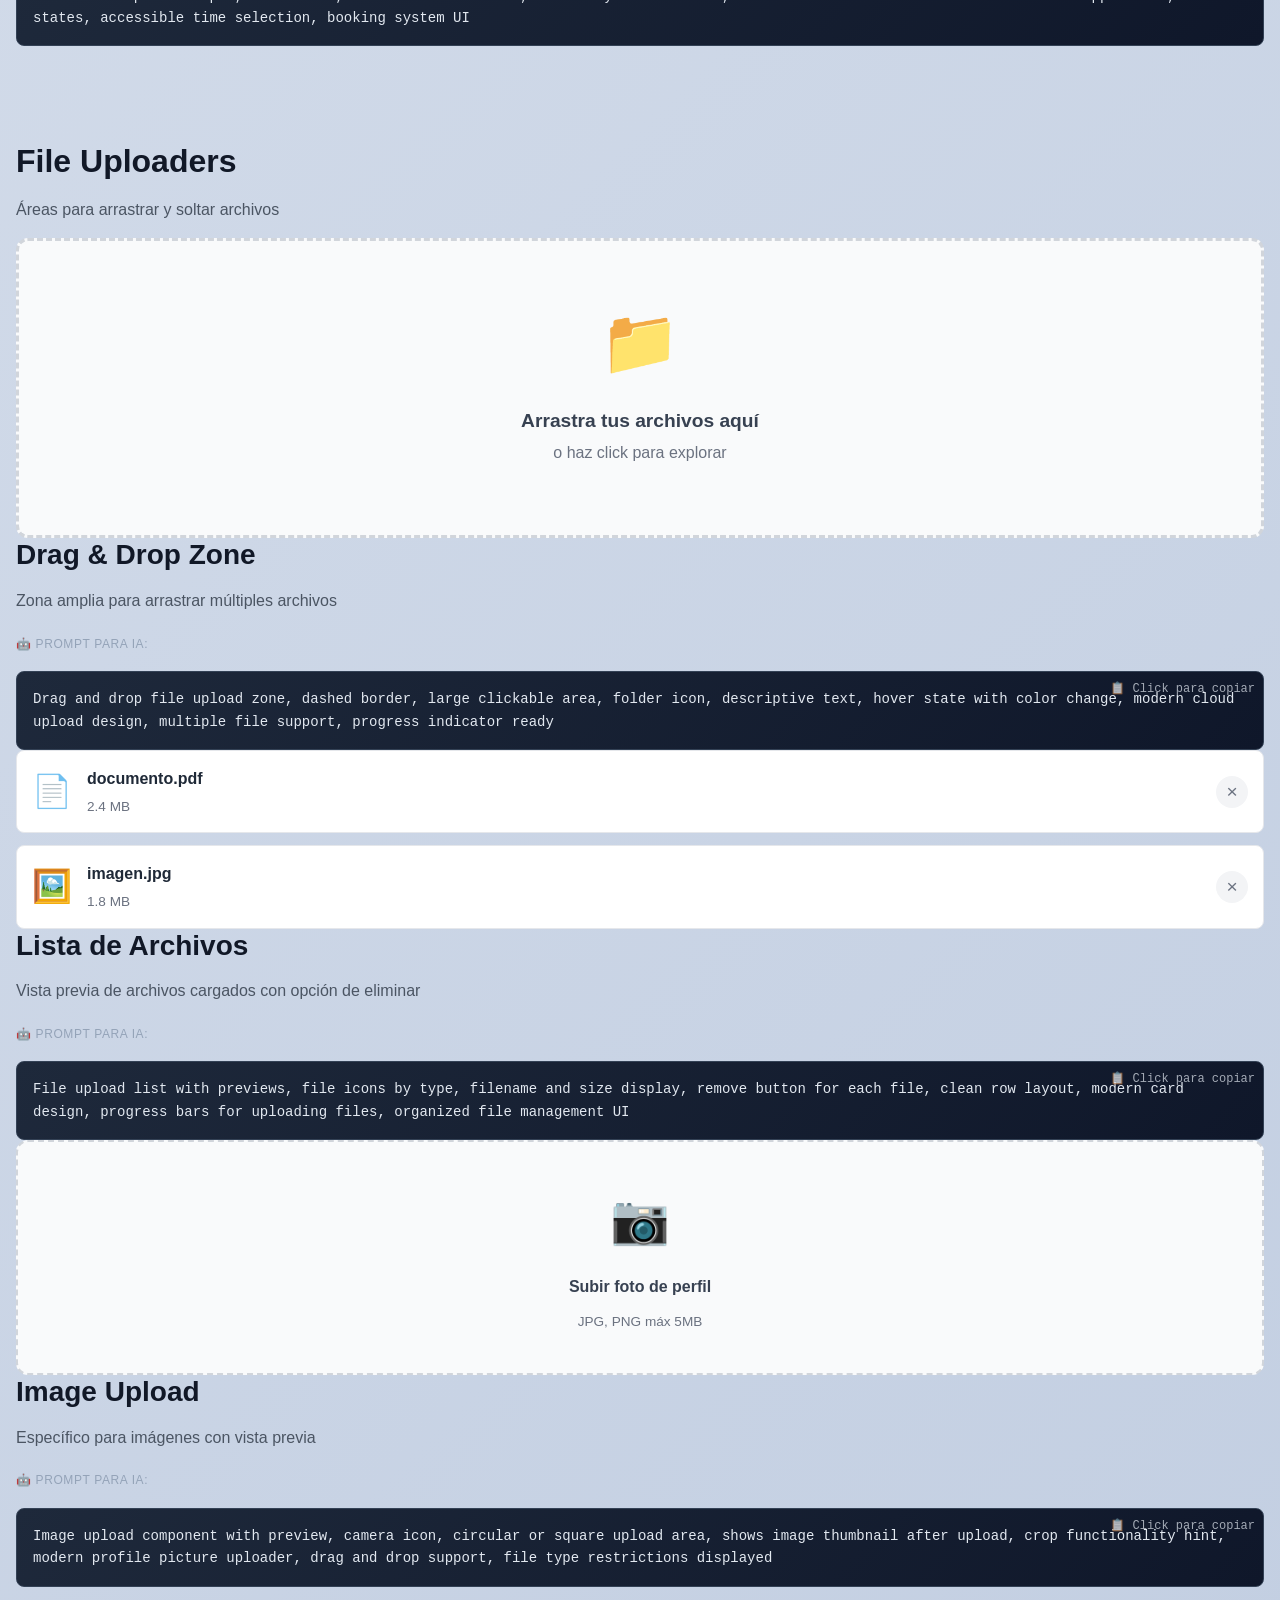
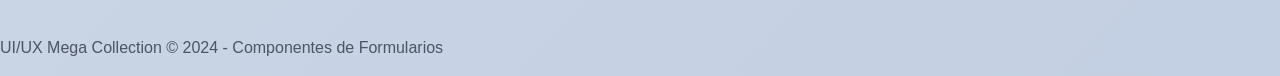
<file: 1/components/02-formularios/index.html>
<!DOCTYPE html>
<html lang="es">
<head>
    <meta charset="UTF-8">
    <meta name="viewport" content="width=device-width, initial-scale=1.0">
    <title>02. Formularios - UI/UX Mega Collection</title>
    <link rel="stylesheet" href="../../assets/css/global.css">
    <link rel="stylesheet" href="styles.css">
</head>
<body>
    <nav class="back-nav">
        <a href="../../index.html" class="back-btn">← Volver al Índice</a>
        <h1>📝 Componentes de Formularios</h1>
    </nav>

    <div class="container">
        <section class="section">
            <h2 class="section-title">Inputs de Texto</h2>
            <p class="section-subtitle">Campos básicos para nombres, emails, contraseñas y más</p>
            
            <div class="components-grid">
                <!-- Input Básico -->
                <div class="component-card">
                    <div class="component-preview">
                        <div class="input-wrapper">
                            <label class="input-label">Nombre Completo</label>
                            <input type="text" class="input-basic" placeholder="Ej: Juan Pérez">
                        </div>
                    </div>
                    <div class="component-info">
                        <h3>Input Básico</h3>
                        <p>Campo de texto simple con borde suave y focus animado</p>
                        <span class="prompt-label">🤖 Prompt para IA:</span>
                        <div class="prompt-box" onclick="copyPrompt(this)">Create a modern text input field with soft border, subtle shadow on focus, smooth transition effect, clean minimalist design, light gray border #e5e7eb, blue focus ring #4f46e5, rounded corners 8px, padding 12px 16px, font Inter sans-serif</div>
                    </div>
                </div>

                <!-- Input con Icono -->
                <div class="component-card">
                    <div class="component-preview">
                        <div class="input-wrapper">
                            <label class="input-label">Email</label>
                            <div class="input-with-icon">
                                <span class="input-icon">📧</span>
                                <input type="email" class="input-basic" placeholder="tu@email.com">
                            </div>
                        </div>
                    </div>
                    <div class="component-info">
                        <h3>Input con Icono</h3>
                        <p>Campo de texto con icono integrado a la izquierda</p>
                        <span class="prompt-label">🤖 Prompt para IA:</span>
                        <div class="prompt-box" onclick="copyPrompt(this)">Design a text input field with integrated left icon, email symbol, modern clean style, icon in gray color #9ca3af, input border #e5e7eb, focus state with blue glow, rounded corners, proper spacing between icon and text, responsive design</div>
                    </div>
                </div>

                <!-- Input Floating Label -->
                <div class="component-card">
                    <div class="component-preview">
                        <div class="input-wrapper">
                            <div class="input-floating">
                                <input type="text" id="floating-input" placeholder=" " required>
                                <label for="floating-input">Usuario</label>
                            </div>
                        </div>
                    </div>
                    <div class="component-info">
                        <h3>Floating Label</h3>
                        <p>Etiqueta que flota al escribir, estilo Material Design</p>
                        <span class="prompt-label">🤖 Prompt para IA:</span>
                        <div class="prompt-box" onclick="copyPrompt(this)">Material Design floating label input field, label animates to top when typing, clean modern aesthetic, thin border, smooth CSS transitions, purple accent color, minimalist design, accessible form element</div>
                    </div>
                </div>

                <!-- Input con Validación -->
                <div class="component-card">
                    <div class="component-preview">
                        <div class="input-wrapper">
                            <label class="input-label">Contraseña</label>
                            <input type="password" class="input-basic input-error" value="123" placeholder="Mínimo 8 caracteres">
                            <span class="error-message">❌ La contraseña es muy corta</span>
                        </div>
                    </div>
                    <div class="component-info">
                        <h3>Input con Validación</h3>
                        <p>Muestra estado de error con mensaje y borde rojo</p>
                        <span class="prompt-label">🤖 Prompt para IA:</span>
                        <div class="prompt-box" onclick="copyPrompt(this)">Form input with validation error state, red border #ef4444, error message below field with warning icon, modern clean design, helpful error text, accessible form validation UI, smooth transitions</div>
                    </div>
                </div>

                <!-- Input Success -->
                <div class="component-card">
                    <div class="component-preview">
                        <div class="input-wrapper">
                            <label class="input-label">Email Verificado</label>
                            <input type="email" class="input-basic input-success" value="usuario@ejemplo.com">
                            <span class="success-message">✓ Email válido</span>
                        </div>
                    </div>
                    <div class="component-info">
                        <h3>Input Success</h3>
                        <p>Estado exitoso con borde verde y checkmark</p>
                        <span class="prompt-label">🤖 Prompt para IA:</span>
                        <div class="prompt-box" onclick="copyPrompt(this)">Form input with success validation state, green border #10b981, checkmark icon, success message below, clean modern design, positive feedback UI, smooth animations</div>
                    </div>
                </div>

                <!-- Input Disabled -->
                <div class="component-card">
                    <div class="component-preview">
                        <div class="input-wrapper">
                            <label class="input-label">Código (Deshabilitado)</label>
                            <input type="text" class="input-basic input-disabled" value="ABC123" disabled>
                        </div>
                    </div>
                    <div class="component-info">
                        <h3>Input Disabled</h3>
                        <p>Estado deshabilitado con fondo gris y cursor not-allowed</p>
                        <span class="prompt-label">🤖 Prompt para IA:</span>
                        <div class="prompt-box" onclick="copyPrompt(this)">Disabled form input field, gray background #f3f4f6, muted text color, not-allowed cursor, subtle border, clear visual indication of disabled state, accessible design patterns</div>
                    </div>
                </div>
            </div>
        </section>

        <!-- Textarea Section -->
        <section class="section">
            <h2 class="section-title">Textarea</h2>
            <p class="section-subtitle">Áreas de texto multilínea para comentarios, descripciones y más</p>
            
            <div class="components-grid">
                <!-- Textarea Básico -->
                <div class="component-card">
                    <div class="component-preview">
                        <div class="input-wrapper">
                            <label class="input-label">Comentario</label>
                            <textarea class="textarea-basic" rows="4" placeholder="Escribe tu comentario aquí..."></textarea>
                        </div>
                    </div>
                    <div class="component-info">
                        <h3>Textarea Básico</h3>
                        <p>Área de texto simple con resize vertical</p>
                        <span class="prompt-label">🤖 Prompt para IA:</span>
                        <div class="prompt-box" onclick="copyPrompt(this)">Modern textarea component, multi-line text input, clean borders, subtle focus state, resizable vertically only, light gray background, smooth transitions, professional form design</div>
                    </div>
                </div>

                <!-- Textarea con Contador -->
                <div class="component-card">
                    <div class="component-preview">
                        <div class="input-wrapper">
                            <label class="input-label">Descripción <span class="char-count">0/200</span></label>
                            <textarea class="textarea-basic" id="textarea-counter" rows="4" maxlength="200" placeholder="Describe tu producto..."></textarea>
                        </div>
                    </div>
                    <div class="component-info">
                        <h3>Textarea con Contador</h3>
                        <p>Muestra caracteres restantes en tiempo real</p>
                        <span class="prompt-label">🤖 Prompt para IA:</span>
                        <div class="prompt-box" onclick="copyPrompt(this)">Textarea with character counter, real-time count display, max length indicator, modern clean design, counter changes color near limit, user-friendly form element, accessible UX pattern</div>
                    </div>
                </div>

                <!-- Textarea Auto-resize -->
                <div class="component-card">
                    <div class="component-preview">
                        <div class="input-wrapper">
                            <label class="input-label">Mensaje (Auto-resize)</label>
                            <textarea class="textarea-basic textarea-auto" rows="1" placeholder="Escribe y crecerá automáticamente..."></textarea>
                        </div>
                    </div>
                    <div class="component-info">
                        <h3>Textarea Auto-resize</h3>
                        <p>Se expande automáticamente según el contenido</p>
                        <span class="prompt-label">🤖 Prompt para IA:</span>
                        <div class="prompt-box" onclick="copyPrompt(this)">Auto-resizing textarea component, expands automatically as user types, smooth height animation, no scrollbar needed, modern clean design, JavaScript-enhanced UX, professional form element</div>
                    </div>
                </div>
            </div>
        </section>

        <!-- Checkbox & Radio Section -->
        <section class="section">
            <h2 class="section-title">Checkbox y Radio Buttons</h2>
            <p class="section-subtitle">Selección múltiple y única con diseños personalizados</p>
            
            <div class="components-grid">
                <!-- Checkbox Básico -->
                <div class="component-card">
                    <div class="component-preview">
                        <div class="checkbox-group">
                            <label class="checkbox-custom">
                                <input type="checkbox" checked>
                                <span class="checkmark"></span>
                                Acepto términos y condiciones
                            </label>
                        </div>
                    </div>
                    <div class="component-info">
                        <h3>Checkbox Personalizado</h3>
                        <p>Diseño custom con animación de check</p>
                        <span class="prompt-label">🤖 Prompt para IA:</span>
                        <div class="prompt-box" onclick="copyPrompt(this)">Custom checkbox design, smooth checkmark animation, modern rounded square, blue primary color #4f46e5 when checked, clean minimal style, accessible form control, hover and focus states</div>
                    </div>
                </div>

                <!-- Checkbox Switch -->
                <div class="component-card">
                    <div class="component-preview">
                        <div class="checkbox-group">
                            <label class="switch">
                                <input type="checkbox" checked>
                                <span class="slider"></span>
                            </label>
                            <span class="switch-label">Modo Oscuro</span>
                        </div>
                    </div>
                    <div class="component-info">
                        <h3>Toggle Switch</h3>
                        <p>Interruptor deslizante para activar/desactivar</p>
                        <span class="prompt-label">🤖 Prompt para IA:</span>
                        <div class="prompt-box" onclick="copyPrompt(this)">iOS-style toggle switch, smooth sliding animation, green when enabled, gray when disabled, pill-shaped track, circular thumb, modern mobile-inspired design, accessible toggle control</div>
                    </div>
                </div>

                <!-- Radio Button -->
                <div class="component-card">
                    <div class="component-preview">
                        <div class="radio-group">
                            <label class="radio-custom">
                                <input type="radio" name="plan" checked>
                                <span class="radio-mark"></span>
                                Básico
                            </label>
                            <label class="radio-custom">
                                <input type="radio" name="plan">
                                <span class="radio-mark"></span>
                                Premium
                            </label>
                            <label class="radio-custom">
                                <input type="radio" name="plan">
                                <span class="radio-mark"></span>
                                Enterprise
                            </label>
                        </div>
                    </div>
                    <div class="component-info">
                        <h3>Radio Buttons</h3>
                        <p>Selección única entre múltiples opciones</p>
                        <span class="prompt-label">🤖 Prompt para IA:</span>
                        <div class="prompt-box" onclick="copyPrompt(this)">Custom radio button group, circular selection indicators, filled dot when selected, blue accent color, clean modern design, proper spacing between options, accessible form controls, hover effects</div>
                    </div>
                </div>

                <!-- Checkbox Cards -->
                <div class="component-card">
                    <div class="component-preview">
                        <div class="checkbox-cards">
                            <label class="checkbox-card">
                                <input type="checkbox" checked>
                                <div class="card-content">
                                    <span class="card-icon">🚀</span>
                                    <span>Rápido</span>
                                </div>
                            </label>
                            <label class="checkbox-card">
                                <input type="checkbox">
                                <div class="card-content">
                                    <span class="card-icon">💪</span>
                                    <span>Potente</span>
                                </div>
                            </label>
                            <label class="checkbox-card">
                                <input type="checkbox">
                                <div class="card-content">
                                    <span class="card-icon">🔒</span>
                                    <span>Seguro</span>
                                </div>
                            </label>
                        </div>
                    </div>
                    <div class="component-info">
                        <h3>Checkbox Cards</h3>
                        <p>Tarjetas seleccionables con iconos</p>
                        <span class="prompt-label">🤖 Prompt para IA:</span>
                        <div class="prompt-box" onclick="copyPrompt(this)">Selectable card checkboxes, grid layout with icons, highlighted border when selected, modern card design with shadow, checkmark indicator in corner, colorful icons, interactive hover states, responsive grid</div>
                    </div>
                </div>
            </div>
        </section>

        <!-- Select & Dropdown Section -->
        <section class="section">
            <h2 class="section-title">Dropdowns y Selects</h2>
            <p class="section-subtitle">Listas desplegables para selección de opciones</p>
            
            <div class="components-grid">
                <!-- Select Básico -->
                <div class="component-card">
                    <div class="component-preview">
                        <div class="input-wrapper">
                            <label class="input-label">País</label>
                            <select class="select-basic">
                                <option>Selecciona un país</option>
                                <option>🇦🇷 Argentina</option>
                                <option>🇨🇱 Chile</option>
                                <option>🇨🇴 Colombia</option>
                                <option>🇪🇸 España</option>
                                <option>🇲🇽 México</option>
                                <option>🇵🇪 Perú</option>
                            </select>
                        </div>
                    </div>
                    <div class="component-info">
                        <h3>Select Básico</h3>
                        <p>Dropdown nativo estilizado con flecha custom</p>
                        <span class="prompt-label">🤖 Prompt para IA:</span>
                        <div class="prompt-box" onclick="copyPrompt(this)">Custom styled select dropdown, native HTML select with modern appearance, custom arrow icon, clean borders, focus state with color accent, option flags, professional form design, accessible dropdown</div>
                    </div>
                </div>

                <!-- Multi Select -->
                <div class="component-card">
                    <div class="component-preview">
                        <div class="input-wrapper">
                            <label class="input-label">Intereses (Multi-select)</label>
                            <div class="multi-select">
                                <div class="selected-tags">
                                    <span class="tag">Diseño ×</span>
                                    <span class="tag">Frontend ×</span>
                                </div>
                                <select multiple class="select-multiple">
                                    <option>Diseño</option>
                                    <option>Frontend</option>
                                    <option>Backend</option>
                                    <option>DevOps</option>
                                    <option>Mobile</option>
                                </select>
                            </div>
                        </div>
                    </div>
                    <div class="component-info">
                        <h3>Multi-Select con Tags</h3>
                        <p>Selección múltiple con tags removibles</p>
                        <span class="prompt-label">🤖 Prompt para IA:</span>
                        <div class="prompt-box" onclick="copyPrompt(this)">Multi-select dropdown with tags, selected items shown as removable pills, clean tag design with X button, dropdown list below, modern interface, tag colors, searchable options, user-friendly multi-selection</div>
                    </div>
                </div>

                <!-- Searchable Dropdown -->
                <div class="component-card">
                    <div class="component-preview">
                        <div class="input-wrapper">
                            <label class="input-label">Buscar Ciudad</label>
                            <div class="searchable-dropdown">
                                <div class="dropdown-input">
                                    <input type="text" placeholder="Escribe para buscar...">
                                    <span class="dropdown-arrow">▼</span>
                                </div>
                                <div class="dropdown-list">
                                    <div class="dropdown-item">🏙️ Buenos Aires</div>
                                    <div class="dropdown-item">🏙️ Santiago</div>
                                    <div class="dropdown-item">🏙️ Bogotá</div>
                                    <div class="dropdown-item">🏙️ Madrid</div>
                                </div>
                            </div>
                        </div>
                    </div>
                    <div class="component-info">
                        <h3>Dropdown Buscable</h3>
                        <p>Combina input de búsqueda con lista desplegable</p>
                        <span class="prompt-label">🤖 Prompt para IA:</span>
                        <div class="prompt-box" onclick="copyPrompt(this)">Searchable dropdown component, text input with autocomplete, filtered results list, city names with icons, modern clean design, smooth dropdown animation, highlight matching text, keyboard navigation support</div>
                    </div>
                </div>
            </div>
        </section>

        <!-- Slider & Range Section -->
        <section class="section">
            <h2 class="section-title">Sliders y Rangos</h2>
            <p class="section-subtitle">Controles deslizantes para selección de valores numéricos</p>
            
            <div class="components-grid">
                <!-- Slider Básico -->
                <div class="component-card">
                    <div class="component-preview">
                        <div class="input-wrapper">
                            <label class="input-label">Volumen: <span class="range-value">50%</span></label>
                            <input type="range" class="range-slider" min="0" max="100" value="50">
                        </div>
                    </div>
                    <div class="component-info">
                        <h3>Slider Básico</h3>
                        <p>Control de rango con valor en tiempo real</p>
                        <span class="prompt-label">🤖 Prompt para IA:</span>
                        <div class="prompt-box" onclick="copyPrompt(this)">Modern range slider, gradient colored track, circular thumb handle, value display updates in real-time, smooth dragging animation, clean minimal design, blue to purple gradient, accessible range input</div>
                    </div>
                </div>

                <!-- Double Slider -->
                <div class="component-card">
                    <div class="component-preview">
                        <div class="input-wrapper">
                            <label class="input-label">Rango de Precio: $<span class="range-min">100</span> - $<span class="range-max">800</span></label>
                            <div class="double-slider">
                                <div class="slider-track"></div>
                                <div class="slider-thumb thumb-min"></div>
                                <div class="slider-thumb thumb-max"></div>
                            </div>
                        </div>
                    </div>
                    <div class="component-info">
                        <h3>Double Slider</h3>
                        <p>Dos controles para seleccionar rango mínimo y máximo</p>
                        <span class="prompt-label">🤖 Prompt para IA:</span>
                        <div class="prompt-box" onclick="copyPrompt(this)">Double-ended range slider, two draggable handles for min and max values, highlighted section between handles, price range display, modern clean design, smooth drag interaction, blue gradient fill, e-commerce filter UI</div>
                    </div>
                </div>

                <!-- Vertical Slider -->
                <div class="component-card">
                    <div class="component-preview">
                        <div class="vertical-sliders">
                            <div class="vertical-slider-wrapper">
                                <input type="range" class="range-slider vertical" min="0" max="100" value="75" orient="vertical">
                                <span>Bajo</span>
                            </div>
                            <div class="vertical-slider-wrapper">
                                <input type="range" class="range-slider vertical" min="0" max="100" value="50" orient="vertical">
                                <span>Medio</span>
                            </div>
                            <div class="vertical-slider-wrapper">
                                <input type="range" class="range-slider vertical" min="0" max="100" value="25" orient="vertical">
                                <span>Alto</span>
                            </div>
                        </div>
                    </div>
                    <div class="component-info">
                        <h3>Sliders Verticales</h3>
                        <p>Múltiples sliders en orientación vertical</p>
                        <span class="prompt-label">🤖 Prompt para IA:</span>
                        <div class="prompt-box" onclick="copyPrompt(this)">Vertical range sliders group, three parallel sliders, equalizer-style interface, gradient colored tracks, circular handles, labels below each slider, modern audio control design, smooth animations</div>
                    </div>
                </div>
            </div>
        </section>

        <!-- Date Picker Section -->
        <section class="section">
            <h2 class="section-title">Date Pickers</h2>
            <p class="section-subtitle">Selectores de fecha y hora</p>
            
            <div class="components-grid">
                <!-- Date Input -->
                <div class="component-card">
                    <div class="component-preview">
                        <div class="input-wrapper">
                            <label class="input-label">Fecha de Nacimiento</label>
                            <input type="date" class="input-basic date-input">
                        </div>
                    </div>
                    <div class="component-info">
                        <h3>Date Input Nativo</h3>
                        <p>Selector de fecha del navegador estilizado</p>
                        <span class="prompt-label">🤖 Prompt para IA:</span>
                        <div class="prompt-box" onclick="copyPrompt(this)">Styled native date picker input, calendar icon, clean border, modern appearance, formatted date display, focus state with accent color, accessible date selection, cross-browser compatible design</div>
                    </div>
                </div>

                <!-- Date Range -->
                <div class="component-card">
                    <div class="component-preview">
                        <div class="input-wrapper">
                            <label class="input-label">Rango de Fechas</label>
                            <div class="date-range">
                                <input type="date" class="input-basic" placeholder="Inicio">
                                <span class="separator">→</span>
                                <input type="date" class="input-basic" placeholder="Fin">
                            </div>
                        </div>
                    </div>
                    <div class="component-info">
                        <h3>Date Range</h3>
                        <p>Dos inputs para fecha inicio y fin</p>
                        <span class="prompt-label">🤖 Prompt para IA:</span>
                        <div class="prompt-box" onclick="copyPrompt(this)">Date range picker with two inputs, start and end date fields, arrow separator between them, clean modern design, synchronized calendar views, travel booking style, responsive layout, clear visual hierarchy</div>
                    </div>
                </div>

                <!-- Time Picker -->
                <div class="component-card">
                    <div class="component-preview">
                        <div class="input-wrapper">
                            <label class="input-label">Hora de Reserva</label>
                            <input type="time" class="input-basic time-input">
                        </div>
                    </div>
                    <div class="component-info">
                        <h3>Time Picker</h3>
                        <p>Selector de hora nativo estilizado</p>
                        <span class="prompt-label">🤖 Prompt para IA:</span>
                        <div class="prompt-box" onclick="copyPrompt(this)">Modern time picker input, clock icon, 12 or 24 hour format, clean styled interface, native browser time selector with custom appearance, focus states, accessible time selection, booking system UI</div>
                    </div>
                </div>
            </div>
        </section>

        <!-- File Upload Section -->
        <section class="section">
            <h2 class="section-title">File Uploaders</h2>
            <p class="section-subtitle">Áreas para arrastrar y soltar archivos</p>
            
            <div class="components-grid">
                <!-- Drag & Drop -->
                <div class="component-card">
                    <div class="component-preview">
                        <div class="file-upload-zone">
                            <div class="upload-icon">📁</div>
                            <h4>Arrastra tus archivos aquí</h4>
                            <p>o haz click para explorar</p>
                            <input type="file" class="file-input" multiple>
                        </div>
                    </div>
                    <div class="component-info">
                        <h3>Drag & Drop Zone</h3>
                        <p>Zona amplia para arrastrar múltiples archivos</p>
                        <span class="prompt-label">🤖 Prompt para IA:</span>
                        <div class="prompt-box" onclick="copyPrompt(this)">Drag and drop file upload zone, dashed border, large clickable area, folder icon, descriptive text, hover state with color change, modern cloud upload design, multiple file support, progress indicator ready</div>
                    </div>
                </div>

                <!-- File Preview -->
                <div class="component-card">
                    <div class="component-preview">
                        <div class="file-list">
                            <div class="file-item">
                                <span class="file-icon">📄</span>
                                <div class="file-info">
                                    <span class="file-name">documento.pdf</span>
                                    <span class="file-size">2.4 MB</span>
                                </div>
                                <button class="remove-file">×</button>
                            </div>
                            <div class="file-item">
                                <span class="file-icon">🖼️</span>
                                <div class="file-info">
                                    <span class="file-name">imagen.jpg</span>
                                    <span class="file-size">1.8 MB</span>
                                </div>
                                <button class="remove-file">×</button>
                            </div>
                        </div>
                    </div>
                    <div class="component-info">
                        <h3>Lista de Archivos</h3>
                        <p>Vista previa de archivos cargados con opción de eliminar</p>
                        <span class="prompt-label">🤖 Prompt para IA:</span>
                        <div class="prompt-box" onclick="copyPrompt(this)">File upload list with previews, file icons by type, filename and size display, remove button for each file, clean row layout, modern card design, progress bars for uploading files, organized file management UI</div>
                    </div>
                </div>

                <!-- Image Upload -->
                <div class="component-card">
                    <div class="component-preview">
                        <div class="image-upload">
                            <div class="upload-placeholder">
                                <span class="camera-icon">📷</span>
                                <p>Subir foto de perfil</p>
                                <small>JPG, PNG máx 5MB</small>
                            </div>
                            <input type="file" accept="image/*" class="file-input">
                        </div>
                    </div>
                    <div class="component-info">
                        <h3>Image Upload</h3>
                        <p>Específico para imágenes con vista previa</p>
                        <span class="prompt-label">🤖 Prompt para IA:</span>
                        <div class="prompt-box" onclick="copyPrompt(this)">Image upload component with preview, camera icon, circular or square upload area, shows image thumbnail after upload, crop functionality hint, modern profile picture uploader, drag and drop support, file type restrictions displayed</div>
                    </div>
                </div>
            </div>
        </section>
    </div>

    <footer class="main-footer">
        <p>UI/UX Mega Collection © 2024 - Componentes de Formularios</p>
    </footer>

    <script src="script.js"></script>
    <script>
        // Función global para copiar prompts
        function copyPrompt(element) {
            const text = element.textContent;
            navigator.clipboard.writeText(text).then(() => {
                const originalBg = element.style.background;
                element.style.background = '#10b981';
                element.textContent = '✅ ¡Copiado!';
                setTimeout(() => {
                    element.style.background = originalBg;
                    element.textContent = text;
                }, 2000);
            });
        }
    </script>
</body>
</html>
</file>
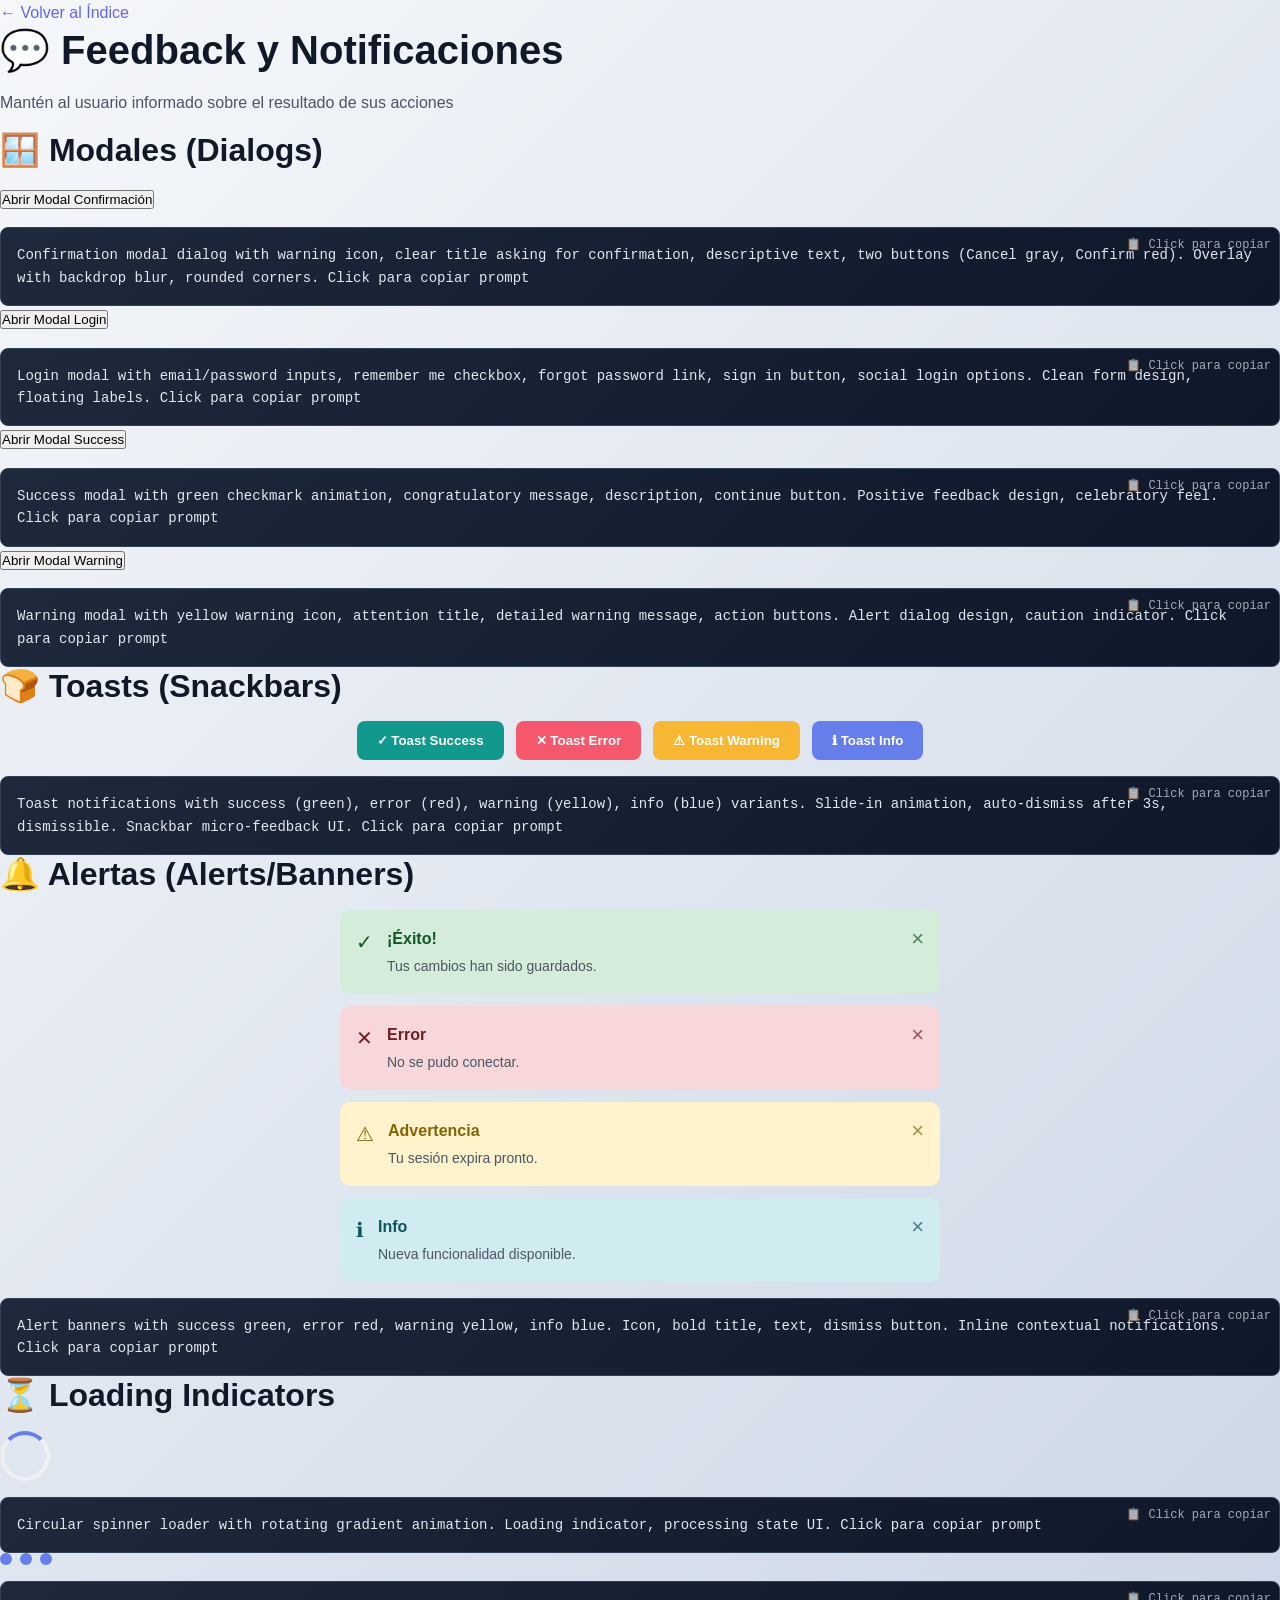
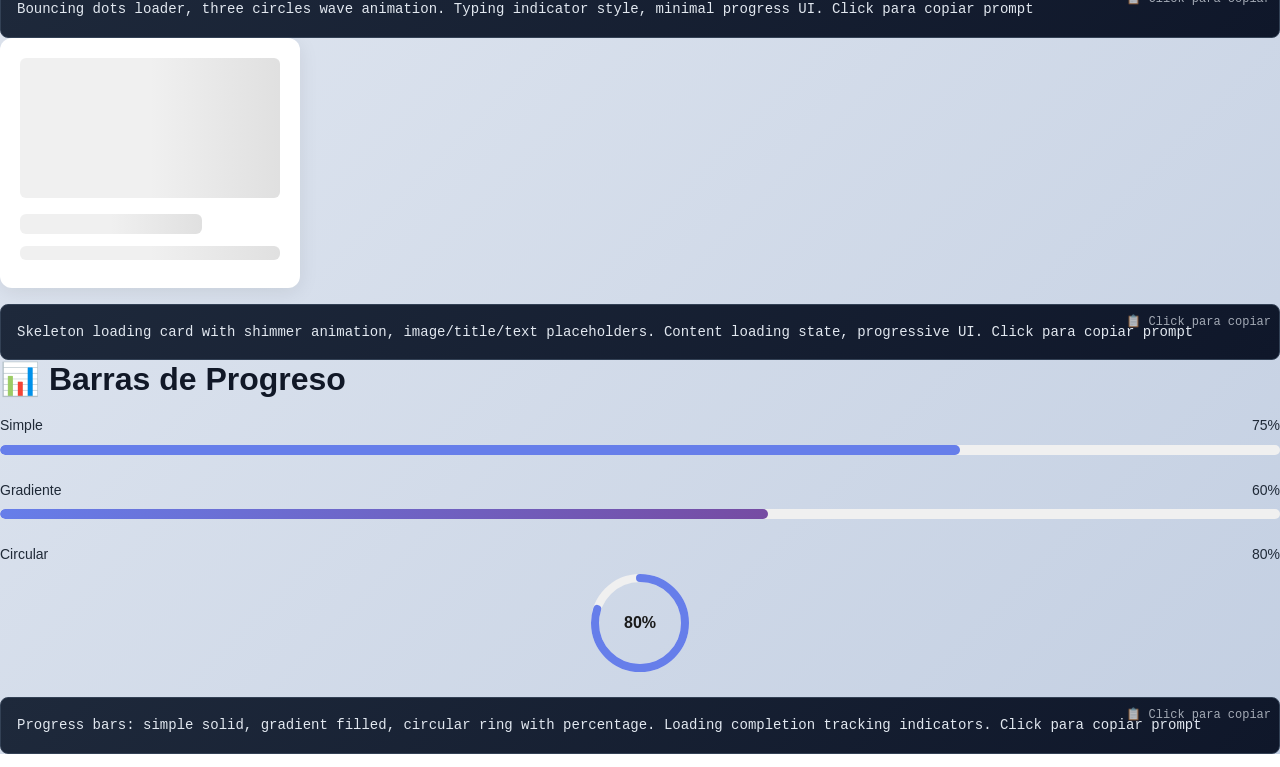
<file: 1/components/04-feedback/index.html>
<!DOCTYPE html>
<html lang="es">
<head>
    <meta charset="UTF-8">
    <meta name="viewport" content="width=device-width, initial-scale=1.0">
    <title>Feedback y Notificaciones - UI/UX Mega Collection</title>
    <link rel="stylesheet" href="../../assets/css/global.css">
    <link rel="stylesheet" href="styles.css">
</head>
<body>
    <div class="component-container">
        <header class="category-header">
            <a href="../../index.html" class="back-btn">← Volver al Índice</a>
            <h1>💬 Feedback y Notificaciones</h1>
            <p>Mantén al usuario informado sobre el resultado de sus acciones</p>
        </header>

        <!-- SECCIÓN 1: MODALES -->
        <section class="component-section">
            <h2>🪟 Modales (Dialogs)</h2>
            <div class="component-grid">
                <div class="component-item">
                    <div class="preview-area">
                        <button class="btn-show-modal" data-modal="modal-confirm">Abrir Modal Confirmación</button>
                    </div>
                    <div class="prompt-box" onclick="copyPrompt(this)">
                        <code>Confirmation modal dialog with warning icon, clear title asking for confirmation, descriptive text, two buttons (Cancel gray, Confirm red). Overlay with backdrop blur, rounded corners.</code>
                        <span class="copy-hint">Click para copiar prompt</span>
                    </div>
                </div>
                <div class="component-item">
                    <div class="preview-area">
                        <button class="btn-show-modal" data-modal="modal-login">Abrir Modal Login</button>
                    </div>
                    <div class="prompt-box" onclick="copyPrompt(this)">
                        <code>Login modal with email/password inputs, remember me checkbox, forgot password link, sign in button, social login options. Clean form design, floating labels.</code>
                        <span class="copy-hint">Click para copiar prompt</span>
                    </div>
                </div>
                <div class="component-item">
                    <div class="preview-area">
                        <button class="btn-show-modal" data-modal="modal-success">Abrir Modal Success</button>
                    </div>
                    <div class="prompt-box" onclick="copyPrompt(this)">
                        <code>Success modal with green checkmark animation, congratulatory message, description, continue button. Positive feedback design, celebratory feel.</code>
                        <span class="copy-hint">Click para copiar prompt</span>
                    </div>
                </div>
                <div class="component-item">
                    <div class="preview-area">
                        <button class="btn-show-modal" data-modal="modal-warning">Abrir Modal Warning</button>
                    </div>
                    <div class="prompt-box" onclick="copyPrompt(this)">
                        <code>Warning modal with yellow warning icon, attention title, detailed warning message, action buttons. Alert dialog design, caution indicator.</code>
                        <span class="copy-hint">Click para copiar prompt</span>
                    </div>
                </div>
            </div>
        </section>

        <!-- SECCIÓN 2: TOASTS -->
        <section class="component-section">
            <h2>🍞 Toasts (Snackbars)</h2>
            <div class="component-grid">
                <div class="component-item full-width">
                    <div class="preview-area toast-controls">
                        <button class="btn-toast" data-type="success">✓ Toast Success</button>
                        <button class="btn-toast" data-type="error">✕ Toast Error</button>
                        <button class="btn-toast" data-type="warning">⚠ Toast Warning</button>
                        <button class="btn-toast" data-type="info">ℹ Toast Info</button>
                    </div>
                    <div class="prompt-box" onclick="copyPrompt(this)">
                        <code>Toast notifications with success (green), error (red), warning (yellow), info (blue) variants. Slide-in animation, auto-dismiss after 3s, dismissible. Snackbar micro-feedback UI.</code>
                        <span class="copy-hint">Click para copiar prompt</span>
                    </div>
                </div>
            </div>
        </section>

        <!-- SECCIÓN 3: ALERTAS -->
        <section class="component-section">
            <h2>🔔 Alertas (Alerts/Banners)</h2>
            <div class="component-grid full-width">
                <div class="component-item full-width">
                    <div class="preview-area">
                        <div class="alerts-container">
                            <div class="alert alert-success">
                                <span class="alert-icon">✓</span>
                                <div class="alert-content"><strong>¡Éxito!</strong><p>Tus cambios han sido guardados.</p></div>
                                <button class="alert-close">×</button>
                            </div>
                            <div class="alert alert-error">
                                <span class="alert-icon">✕</span>
                                <div class="alert-content"><strong>Error</strong><p>No se pudo conectar.</p></div>
                                <button class="alert-close">×</button>
                            </div>
                            <div class="alert alert-warning">
                                <span class="alert-icon">⚠</span>
                                <div class="alert-content"><strong>Advertencia</strong><p>Tu sesión expira pronto.</p></div>
                                <button class="alert-close">×</button>
                            </div>
                            <div class="alert alert-info">
                                <span class="alert-icon">ℹ</span>
                                <div class="alert-content"><strong>Info</strong><p>Nueva funcionalidad disponible.</p></div>
                                <button class="alert-close">×</button>
                            </div>
                        </div>
                    </div>
                    <div class="prompt-box" onclick="copyPrompt(this)">
                        <code>Alert banners with success green, error red, warning yellow, info blue. Icon, bold title, text, dismiss button. Inline contextual notifications.</code>
                        <span class="copy-hint">Click para copiar prompt</span>
                    </div>
                </div>
            </div>
        </section>

        <!-- SECCIÓN 4: SPINNERS -->
        <section class="component-section">
            <h2>⏳ Loading Indicators</h2>
            <div class="component-grid">
                <div class="component-item">
                    <div class="preview-area"><div class="spinner-simple"></div></div>
                    <div class="prompt-box" onclick="copyPrompt(this)">
                        <code>Circular spinner loader with rotating gradient animation. Loading indicator, processing state UI.</code>
                        <span class="copy-hint">Click para copiar prompt</span>
                    </div>
                </div>
                <div class="component-item">
                    <div class="preview-area">
                        <div class="spinner-dots"><div class="dot"></div><div class="dot"></div><div class="dot"></div></div>
                    </div>
                    <div class="prompt-box" onclick="copyPrompt(this)">
                        <code>Bouncing dots loader, three circles wave animation. Typing indicator style, minimal progress UI.</code>
                        <span class="copy-hint">Click para copiar prompt</span>
                    </div>
                </div>
                <div class="component-item">
                    <div class="preview-area"><div class="skeleton-card"><div class="skeleton skeleton-image"></div><div class="skeleton skeleton-title"></div><div class="skeleton skeleton-text"></div></div></div>
                    <div class="prompt-box" onclick="copyPrompt(this)">
                        <code>Skeleton loading card with shimmer animation, image/title/text placeholders. Content loading state, progressive UI.</code>
                        <span class="copy-hint">Click para copiar prompt</span>
                    </div>
                </div>
            </div>
        </section>

        <!-- SECCIÓN 5: PROGRESS BARS -->
        <section class="component-section">
            <h2>📊 Barras de Progreso</h2>
            <div class="component-grid full-width">
                <div class="component-item full-width">
                    <div class="preview-area">
                        <div class="progress-container">
                            <div class="progress-label"><span>Simple</span><span>75%</span></div>
                            <div class="progress-bar"><div class="progress-fill" style="width:75%"></div></div>
                        </div>
                        <div class="progress-container">
                            <div class="progress-label"><span>Gradiente</span><span>60%</span></div>
                            <div class="progress-bar gradient"><div class="progress-fill" style="width:60%"></div></div>
                        </div>
                        <div class="progress-container">
                            <div class="progress-label"><span>Circular</span><span>80%</span></div>
                            <div class="progress-circular">
                                <svg viewBox="0 0 100 100"><circle class="progress-ring-bg" cx="50" cy="50" r="45"/><circle class="progress-ring" cx="50" cy="50" r="45" stroke-dasharray="283" stroke-dashoffset="57"/></svg>
                                <span class="progress-text">80%</span>
                            </div>
                        </div>
                    </div>
                    <div class="prompt-box" onclick="copyPrompt(this)">
                        <code>Progress bars: simple solid, gradient filled, circular ring with percentage. Loading completion tracking indicators.</code>
                        <span class="copy-hint">Click para copiar prompt</span>
                    </div>
                </div>
            </div>
        </section>

        <!-- MODALES -->
        <div id="modal-confirm" class="modal-overlay"><div class="modal"><div class="modal-icon">⚠️</div><h3>¿Estás seguro?</h3><p>Esta acción no se puede deshacer.</p><div class="modal-actions"><button class="btn-cancel">Cancelar</button><button class="btn-confirm">Eliminar</button></div></div></div>
        <div id="modal-login" class="modal-overlay"><div class="modal modal-login"><button class="modal-close">×</button><h3>Iniciar Sesión</h3><input type="email" placeholder="Email"><input type="password" placeholder="Contraseña"><button class="btn-primary">Ingresar</button></div></div>
        <div id="modal-success" class="modal-overlay"><div class="modal"><div class="checkmark">✓</div><h3>¡Completado!</h3><p>Operación exitosa.</p><button class="btn-primary">Continuar</button></div></div>
        <div id="modal-warning" class="modal-overlay"><div class="modal"><div class="modal-icon danger">⚠️</div><h3>¡Atención!</h3><p>Lee las consecuencias antes de proceder.</p><div class="modal-actions"><button class="btn-cancel">Cancelar</button><button class="btn-warning">Proceder</button></div></div></div>
    </div>
    <script src="../../assets/js/utils.js"></script>
    <script src="script.js"></script>
</body>
</html>
</file>
<file: 1/assets/css/global.css>
/* ========================================
   GLOBAL STYLES - UI/UX MEGA COLLECTION
   ======================================== */

:root {
  /* Paleta de Colores Principal */
  --primary: #6366f1;
  --primary-dark: #4f46e5;
  --primary-light: #818cf8;
  --secondary: #ec4899;
  --success: #10b981;
  --warning: #f59e0b;
  --danger: #ef4444;
  --info: #3b82f6;
  
  /* Neutros */
  --gray-50: #f9fafb;
  --gray-100: #f3f4f6;
  --gray-200: #e5e7eb;
  --gray-300: #d1d5db;
  --gray-400: #9ca3af;
  --gray-500: #6b7280;
  --gray-600: #4b5563;
  --gray-700: #374151;
  --gray-800: #1f2937;
  --gray-900: #111827;
  
  /* Fondos */
  --bg-white: #ffffff;
  --bg-light: #f8fafc;
  --bg-dark: #0f172a;
  
  /* Sombras */
  --shadow-sm: 0 1px 2px 0 rgba(0, 0, 0, 0.05);
  --shadow-md: 0 4px 6px -1px rgba(0, 0, 0, 0.1), 0 2px 4px -1px rgba(0, 0, 0, 0.06);
  --shadow-lg: 0 10px 15px -3px rgba(0, 0, 0, 0.1), 0 4px 6px -2px rgba(0, 0, 0, 0.05);
  --shadow-xl: 0 20px 25px -5px rgba(0, 0, 0, 0.1), 0 10px 10px -5px rgba(0, 0, 0, 0.04);
  --shadow-2xl: 0 25px 50px -12px rgba(0, 0, 0, 0.25);
  --shadow-glow: 0 0 20px rgba(99, 102, 241, 0.5);
  
  /* Bordes */
  --radius-sm: 0.25rem;
  --radius-md: 0.5rem;
  --radius-lg: 0.75rem;
  --radius-xl: 1rem;
  --radius-full: 9999px;
  
  /* Transiciones */
  --transition-fast: 150ms ease;
  --transition-base: 300ms ease;
  --transition-slow: 500ms ease;
  
  /* Espaciado */
  --space-1: 0.25rem;
  --space-2: 0.5rem;
  --space-3: 0.75rem;
  --space-4: 1rem;
  --space-5: 1.25rem;
  --space-6: 1.5rem;
  --space-8: 2rem;
  --space-10: 2.5rem;
  --space-12: 3rem;
}

/* Reset & Base */
*, *::before, *::after {
  margin: 0;
  padding: 0;
  box-sizing: border-box;
}

html {
  font-size: 16px;
  scroll-behavior: smooth;
}

body {
  font-family: 'Inter', -apple-system, BlinkMacSystemFont, 'Segoe UI', Roboto, Oxygen, Ubuntu, sans-serif;
  background: linear-gradient(135deg, #f5f7fa 0%, #c3cfe2 100%);
  color: var(--gray-800);
  line-height: 1.6;
  min-height: 100vh;
}

/* Tipografía */
h1, h2, h3, h4, h5, h6 {
  font-weight: 700;
  line-height: 1.2;
  margin-bottom: var(--space-4);
  color: var(--gray-900);
}

h1 { font-size: 2.5rem; }
h2 { font-size: 2rem; }
h3 { font-size: 1.75rem; }
h4 { font-size: 1.5rem; }
h5 { font-size: 1.25rem; }
h6 { font-size: 1rem; }

p {
  margin-bottom: var(--space-4);
  color: var(--gray-600);
}

a {
  color: var(--primary);
  text-decoration: none;
  transition: color var(--transition-fast);
}

a:hover {
  color: var(--primary-dark);
}

/* Layout Principal */
.container {
  max-width: 1400px;
  margin: 0 auto;
  padding: 0 var(--space-4);
}

.section {
  padding: var(--space-12) 0;
}

/* Grid System */
.grid {
  display: grid;
  gap: var(--space-6);
}

.grid-2 { grid-template-columns: repeat(2, 1fr); }
.grid-3 { grid-template-columns: repeat(3, 1fr); }
.grid-4 { grid-template-columns: repeat(4, 1fr); }
.grid-auto { grid-template-columns: repeat(auto-fit, minmax(300px, 1fr)); }

/* Flexbox Utilities */
.flex { display: flex; }
.flex-col { flex-direction: column; }
.items-center { align-items: center; }
.justify-center { justify-content: center; }
.justify-between { justify-content: space-between; }
.gap-2 { gap: var(--space-2); }
.gap-4 { gap: var(--space-4); }
.gap-6 { gap: var(--space-6); }

/* Componentes Base */
.card {
  background: var(--bg-white);
  border-radius: var(--radius-lg);
  padding: var(--space-6);
  box-shadow: var(--shadow-md);
  transition: all var(--transition-base);
  border: 1px solid var(--gray-200);
}

.card:hover {
  transform: translateY(-4px);
  box-shadow: var(--shadow-xl);
}

/* Botones Base */
.btn {
  display: inline-flex;
  align-items: center;
  justify-content: center;
  gap: var(--space-2);
  padding: var(--space-3) var(--space-6);
  font-size: 1rem;
  font-weight: 600;
  border: none;
  border-radius: var(--radius-md);
  cursor: pointer;
  transition: all var(--transition-fast);
  text-decoration: none;
  white-space: nowrap;
}

.btn-primary {
  background: linear-gradient(135deg, var(--primary), var(--primary-dark));
  color: white;
  box-shadow: var(--shadow-md);
}

.btn-primary:hover {
  transform: translateY(-2px);
  box-shadow: var(--shadow-lg);
}

.btn-secondary {
  background: var(--bg-white);
  color: var(--gray-700);
  border: 2px solid var(--gray-300);
}

.btn-secondary:hover {
  border-color: var(--primary);
  color: var(--primary);
}

/* Inputs Base */
.input {
  width: 100%;
  padding: var(--space-3) var(--space-4);
  font-size: 1rem;
  border: 2px solid var(--gray-300);
  border-radius: var(--radius-md);
  transition: all var(--transition-fast);
  background: var(--bg-white);
}

.input:focus {
  outline: none;
  border-color: var(--primary);
  box-shadow: 0 0 0 3px rgba(99, 102, 241, 0.1);
}

/* Labels */
.label {
  display: block;
  font-weight: 600;
  margin-bottom: var(--space-2);
  color: var(--gray-700);
}

/* Badges */
.badge {
  display: inline-flex;
  align-items: center;
  padding: var(--space-1) var(--space-3);
  font-size: 0.75rem;
  font-weight: 600;
  border-radius: var(--radius-full);
  text-transform: uppercase;
}

.badge-primary {
  background: rgba(99, 102, 241, 0.1);
  color: var(--primary);
}

.badge-success {
  background: rgba(16, 185, 129, 0.1);
  color: var(--success);
}

.badge-warning {
  background: rgba(245, 158, 11, 0.1);
  color: var(--warning);
}

.badge-danger {
  background: rgba(239, 68, 68, 0.1);
  color: var(--danger);
}

/* Prompt Box */
.prompt-box {
  background: linear-gradient(135deg, #1e293b, #0f172a);
  color: #e2e8f0;
  padding: var(--space-4);
  border-radius: var(--radius-md);
  margin-top: var(--space-4);
  font-family: 'Fira Code', 'Courier New', monospace;
  font-size: 0.875rem;
  position: relative;
  cursor: pointer;
  transition: all var(--transition-fast);
  border: 1px solid #334155;
}

.prompt-box:hover {
  background: linear-gradient(135deg, #334155, #1e293b);
  transform: scale(1.02);
}

.prompt-box::before {
  content: '📋 Click para copiar';
  position: absolute;
  top: var(--space-2);
  right: var(--space-2);
  font-size: 0.75rem;
  opacity: 0.7;
}

.prompt-label {
  color: #94a3b8;
  font-size: 0.75rem;
  margin-bottom: var(--space-2);
  text-transform: uppercase;
  letter-spacing: 0.05em;
}

.prompt-code {
  display: block;
  white-space: pre-wrap;
  word-break: break-word;
  line-height: 1.5;
}

/* Toast Notification */
.toast {
  position: fixed;
  bottom: var(--space-6);
  right: var(--space-6);
  background: var(--gray-900);
  color: white;
  padding: var(--space-4) var(--space-6);
  border-radius: var(--radius-lg);
  box-shadow: var(--shadow-2xl);
  transform: translateY(100px);
  opacity: 0;
  transition: all var(--transition-base);
  z-index: 1000;
}

.toast.show {
  transform: translateY(0);
  opacity: 1;
}

/* Responsive */
@media (max-width: 1024px) {
  .grid-4 { grid-template-columns: repeat(2, 1fr); }
  .grid-3 { grid-template-columns: repeat(2, 1fr); }
}

@media (max-width: 768px) {
  html { font-size: 14px; }
  
  .grid-2, .grid-3, .grid-4 {
    grid-template-columns: 1fr;
  }
  
  .section {
    padding: var(--space-8) 0;
  }
  
  h1 { font-size: 2rem; }
  h2 { font-size: 1.75rem; }
  h3 { font-size: 1.5rem; }
}

@media (max-width: 480px) {
  .container {
    padding: 0 var(--space-3);
  }
  
  .btn {
    padding: var(--space-2) var(--space-4);
    font-size: 0.875rem;
  }
}

/* Animaciones */
@keyframes fadeIn {
  from { opacity: 0; transform: translateY(20px); }
  to { opacity: 1; transform: translateY(0); }
}

@keyframes pulse {
  0%, 100% { opacity: 1; }
  50% { opacity: 0.5; }
}

@keyframes spin {
  from { transform: rotate(0deg); }
  to { transform: rotate(360deg); }
}

.animate-fadeIn {
  animation: fadeIn 0.6s ease forwards;
}

.animate-pulse {
  animation: pulse 2s infinite;
}

.animate-spin {
  animation: spin 1s linear infinite;
}

/* Scrollbar Personalizado */
::-webkit-scrollbar {
  width: 8px;
  height: 8px;
}

::-webkit-scrollbar-track {
  background: var(--gray-100);
  border-radius: var(--radius-full);
}

::-webkit-scrollbar-thumb {
  background: var(--gray-400);
  border-radius: var(--radius-full);
}

::-webkit-scrollbar-thumb:hover {
  background: var(--gray-500);
}

/* Selección de Texto */
::selection {
  background: var(--primary);
  color: white;
}
</file>
<file: 1/components/01-navegacion/styles.css>
/* ========================================
   NAVEGACIÓN - COMPONENTES UI/UX
   ======================================== */

/* Navbar Styles */
.navbar {
  background: var(--bg-white);
  box-shadow: var(--shadow-md);
  padding: var(--space-4) var(--space-6);
  position: sticky;
  top: 0;
  z-index: 100;
}

.navbar-container {
  max-width: 1400px;
  margin: 0 auto;
  display: flex;
  justify-content: space-between;
  align-items: center;
}

.navbar-brand {
  font-size: 1.5rem;
  font-weight: 800;
  color: var(--primary);
  text-decoration: none;
}

.navbar-menu {
  display: flex;
  gap: var(--space-6);
  list-style: none;
}

.navbar-link {
  color: var(--gray-700);
  font-weight: 500;
  padding: var(--space-2) var(--space-3);
  border-radius: var(--radius-md);
  transition: all var(--transition-fast);
}

.navbar-link:hover,
.navbar-link.active {
  color: var(--primary);
  background: rgba(99, 102, 241, 0.1);
}

/* Hamburger Menu */
.hamburger {
  display: none;
  flex-direction: column;
  gap: 5px;
  cursor: pointer;
  padding: var(--space-2);
}

.hamburger span {
  width: 25px;
  height: 3px;
  background: var(--gray-700);
  border-radius: 2px;
  transition: all var(--transition-fast);
}

.hamburger.active span:nth-child(1) {
  transform: rotate(45deg) translate(6px, 6px);
}

.hamburger.active span:nth-child(2) {
  opacity: 0;
}

.hamburger.active span:nth-child(3) {
  transform: rotate(-45deg) translate(6px, -6px);
}

/* Mobile Menu */
.mobile-menu {
  display: none;
  position: absolute;
  top: 100%;
  left: 0;
  right: 0;
  background: var(--bg-white);
  box-shadow: var(--shadow-lg);
  padding: var(--space-4);
  flex-direction: column;
  gap: var(--space-2);
}

.mobile-menu.active {
  display: flex;
}

/* Breadcrumb */
.breadcrumb {
  display: flex;
  gap: var(--space-2);
  align-items: center;
  flex-wrap: wrap;
  font-size: 0.875rem;
}

.breadcrumb-item {
  color: var(--gray-500);
  text-decoration: none;
  transition: color var(--transition-fast);
}

.breadcrumb-item:hover {
  color: var(--primary);
}

.breadcrumb-separator {
  color: var(--gray-400);
}

.breadcrumb-item.active {
  color: var(--gray-700);
  font-weight: 600;
}

/* Pagination */
.pagination {
  display: flex;
  gap: var(--space-2);
  list-style: none;
  flex-wrap: wrap;
}

.pagination-item {
  min-width: 40px;
  height: 40px;
  display: flex;
  align-items: center;
  justify-content: center;
  border-radius: var(--radius-md);
  background: var(--bg-white);
  border: 2px solid var(--gray-200);
  color: var(--gray-700);
  font-weight: 600;
  cursor: pointer;
  transition: all var(--transition-fast);
  text-decoration: none;
}

.pagination-item:hover {
  border-color: var(--primary);
  color: var(--primary);
  transform: translateY(-2px);
}

.pagination-item.active {
  background: var(--primary);
  border-color: var(--primary);
  color: white;
}

.pagination-item.disabled {
  opacity: 0.5;
  cursor: not-allowed;
  pointer-events: none;
}

/* Tabs */
.tabs {
  background: var(--bg-white);
  border-radius: var(--radius-lg);
  overflow: hidden;
  box-shadow: var(--shadow-md);
}

.tabs-header {
  display: flex;
  gap: var(--space-1);
  background: var(--gray-100);
  padding: var(--space-2);
  border-bottom: 2px solid var(--gray-200);
  overflow-x: auto;
}

.tab-button {
  flex: 1;
  min-width: 120px;
  padding: var(--space-3) var(--space-4);
  border: none;
  background: transparent;
  font-weight: 600;
  color: var(--gray-600);
  cursor: pointer;
  border-radius: var(--radius-md);
  transition: all var(--transition-fast);
  white-space: nowrap;
}

.tab-button:hover {
  background: var(--gray-200);
  color: var(--gray-800);
}

.tab-button.active {
  background: var(--bg-white);
  color: var(--primary);
  box-shadow: var(--shadow-sm);
}

.tab-content {
  padding: var(--space-6);
  display: none;
}

.tab-content.active {
  display: block;
  animation: fadeIn 0.3s ease;
}

/* Sidebar */
.sidebar {
  background: var(--bg-white);
  width: 280px;
  height: calc(100vh - var(--space-12));
  position: sticky;
  top: var(--space-12);
  border-radius: var(--radius-lg);
  box-shadow: var(--shadow-md);
  overflow-y: auto;
  padding: var(--space-6);
}

.sidebar-section {
  margin-bottom: var(--space-6);
}

.sidebar-title {
  font-size: 0.75rem;
  font-weight: 700;
  text-transform: uppercase;
  letter-spacing: 0.05em;
  color: var(--gray-500);
  margin-bottom: var(--space-3);
  padding-left: var(--space-3);
}

.sidebar-menu {
  list-style: none;
}

.sidebar-item {
  margin-bottom: var(--space-1);
}

.sidebar-link {
  display: flex;
  align-items: center;
  gap: var(--space-3);
  padding: var(--space-3);
  color: var(--gray-700);
  text-decoration: none;
  border-radius: var(--radius-md);
  transition: all var(--transition-fast);
  font-weight: 500;
}

.sidebar-link:hover {
  background: rgba(99, 102, 241, 0.1);
  color: var(--primary);
  transform: translateX(4px);
}

.sidebar-link.active {
  background: var(--primary);
  color: white;
}

.sidebar-icon {
  width: 20px;
  height: 20px;
  display: flex;
  align-items: center;
  justify-content: center;
}

/* Text Links */
.link-group {
  display: flex;
  flex-wrap: wrap;
  gap: var(--space-4);
}

.text-link {
  color: var(--primary);
  text-decoration: underline;
  text-underline-offset: 2px;
  font-weight: 500;
  transition: all var(--transition-fast);
}

.text-link:hover {
  color: var(--primary-dark);
  text-decoration: none;
}

.text-link-icon {
  display: inline-flex;
  align-items: center;
  gap: var(--space-2);
  color: var(--gray-700);
  text-decoration: none;
  font-weight: 500;
  padding: var(--space-2) var(--space-3);
  border-radius: var(--radius-md);
  transition: all var(--transition-fast);
}

.text-link-icon:hover {
  color: var(--primary);
  background: rgba(99, 102, 241, 0.1);
}

/* Variantes de Navbar */
.navbar-dark {
  background: var(--gray-900);
}

.navbar-dark .navbar-brand,
.navbar-dark .navbar-link {
  color: var(--gray-100);
}

.navbar-dark .navbar-link:hover {
  background: rgba(255, 255, 255, 0.1);
}

.navbar-glass {
  background: rgba(255, 255, 255, 0.9);
  backdrop-filter: blur(10px);
}

.navbar-transparent {
  background: transparent;
  box-shadow: none;
}

/* Responsive Navigation */
@media (max-width: 768px) {
  .navbar-menu {
    display: none;
  }
  
  .hamburger {
    display: flex;
  }
  
  .sidebar {
    width: 100%;
    height: auto;
    position: relative;
    top: 0;
  }
  
  .tabs-header {
    flex-wrap: nowrap;
  }
  
  .tab-button {
    min-width: auto;
    flex: 0 0 auto;
  }
}

/* Animaciones para Sidebar */
@keyframes slideIn {
  from {
    opacity: 0;
    transform: translateX(-20px);
  }
  to {
    opacity: 1;
    transform: translateX(0);
  }
}

.sidebar-link {
  animation: slideIn 0.3s ease forwards;
}

.sidebar-link:nth-child(1) { animation-delay: 0.05s; }
.sidebar-link:nth-child(2) { animation-delay: 0.1s; }
.sidebar-link:nth-child(3) { animation-delay: 0.15s; }
.sidebar-link:nth-child(4) { animation-delay: 0.2s; }
.sidebar-link:nth-child(5) { animation-delay: 0.25s; }
</file>
<file: 1/components/02-formularios/styles.css>
/* ========================================
   FORMULARIOS - ESTILOS COMPLETOS
   ======================================== */

/* Back Navigation */
.back-nav {
    background: linear-gradient(135deg, #667eea 0%, #764ba2 100%);
    color: white;
    padding: 20px 30px;
    display: flex;
    align-items: center;
    gap: 30px;
    position: sticky;
    top: 0;
    z-index: 100;
    box-shadow: 0 4px 15px rgba(0,0,0,0.1);
}

.back-btn {
    background: rgba(255,255,255,0.2);
    color: white;
    padding: 10px 20px;
    border-radius: 8px;
    text-decoration: none;
    font-weight: 600;
    transition: all 0.3s ease;
    backdrop-filter: blur(10px);
}

.back-btn:hover {
    background: rgba(255,255,255,0.3);
    transform: translateX(-5px);
}

.back-nav h1 {
    font-size: 1.8rem;
    margin: 0;
}

/* Input Styles */
.input-wrapper {
    width: 100%;
}

.input-label {
    display: block;
    margin-bottom: 8px;
    font-weight: 500;
    color: var(--gray-700);
    font-size: 0.95rem;
}

.input-basic {
    width: 100%;
    padding: 12px 16px;
    border: 2px solid var(--gray-200);
    border-radius: var(--radius-md);
    font-size: 1rem;
    font-family: var(--font-sans);
    transition: all var(--transition-fast);
    background: white;
    color: var(--gray-800);
}

.input-basic:focus {
    outline: none;
    border-color: var(--primary);
    box-shadow: 0 0 0 3px rgba(79, 70, 229, 0.1);
}

.input-basic::placeholder {
    color: var(--gray-400);
}

/* Input con Icono */
.input-with-icon {
    position: relative;
    display: flex;
    align-items: center;
}

.input-icon {
    position: absolute;
    left: 14px;
    font-size: 1.2rem;
    color: var(--gray-400);
    pointer-events: none;
}

.input-with-icon .input-basic {
    padding-left: 45px;
}

/* Floating Label */
.input-floating {
    position: relative;
}

.input-floating input {
    width: 100%;
    padding: 16px;
    border: 2px solid var(--gray-200);
    border-radius: var(--radius-md);
    font-size: 1rem;
    outline: none;
    transition: all var(--transition-fast);
}

.input-floating label {
    position: absolute;
    left: 16px;
    top: 50%;
    transform: translateY(-50%);
    background: white;
    padding: 0 8px;
    color: var(--gray-500);
    font-size: 1rem;
    transition: all var(--transition-fast);
    pointer-events: none;
}

.input-floating input:focus,
.input-floating input:not(:placeholder-shown) {
    border-color: var(--primary);
}

.input-floating input:focus + label,
.input-floating input:not(:placeholder-shown) + label {
    top: 0;
    font-size: 0.85rem;
    color: var(--primary);
    font-weight: 600;
}

/* Input Error & Success */
.input-error {
    border-color: var(--danger) !important;
}

.input-error:focus {
    box-shadow: 0 0 0 3px rgba(239, 68, 68, 0.1) !important;
}

.error-message {
    display: block;
    color: var(--danger);
    font-size: 0.85rem;
    margin-top: 6px;
    font-weight: 500;
}

.input-success {
    border-color: var(--success) !important;
}

.input-success:focus {
    box-shadow: 0 0 0 3px rgba(16, 185, 129, 0.1) !important;
}

.success-message {
    display: block;
    color: var(--success);
    font-size: 0.85rem;
    margin-top: 6px;
    font-weight: 500;
}

.input-disabled {
    background: var(--gray-100);
    color: var(--gray-500);
    cursor: not-allowed;
    opacity: 0.7;
}

/* Textarea Styles */
.textarea-basic {
    width: 100%;
    padding: 12px 16px;
    border: 2px solid var(--gray-200);
    border-radius: var(--radius-md);
    font-size: 1rem;
    font-family: var(--font-sans);
    resize: vertical;
    transition: all var(--transition-fast);
    min-height: 100px;
}

.textarea-basic:focus {
    outline: none;
    border-color: var(--primary);
    box-shadow: 0 0 0 3px rgba(79, 70, 229, 0.1);
}

.char-count {
    float: right;
    font-size: 0.85rem;
    color: var(--gray-500);
    font-weight: normal;
}

.textarea-auto {
    overflow: hidden;
    resize: none;
}

/* Checkbox Custom */
.checkbox-group {
    display: flex;
    flex-direction: column;
    gap: 15px;
}

.checkbox-custom {
    display: flex;
    align-items: center;
    gap: 12px;
    cursor: pointer;
    user-select: none;
    font-weight: 500;
    color: var(--gray-700);
}

.checkbox-custom input {
    position: absolute;
    opacity: 0;
    cursor: pointer;
    height: 0;
    width: 0;
}

.checkmark {
    height: 22px;
    width: 22px;
    background-color: white;
    border: 2px solid var(--gray-300);
    border-radius: 6px;
    position: relative;
    transition: all var(--transition-fast);
    flex-shrink: 0;
}

.checkbox-custom:hover .checkmark {
    border-color: var(--primary);
}

.checkbox-custom input:checked ~ .checkmark {
    background-color: var(--primary);
    border-color: var(--primary);
}

.checkmark:after {
    content: "";
    position: absolute;
    display: none;
    left: 7px;
    top: 3px;
    width: 5px;
    height: 10px;
    border: solid white;
    border-width: 0 2px 2px 0;
    transform: rotate(45deg);
}

.checkbox-custom input:checked ~ .checkmark:after {
    display: block;
}

/* Toggle Switch */
.switch {
    position: relative;
    display: inline-block;
    width: 56px;
    height: 30px;
}

.switch input {
    opacity: 0;
    width: 0;
    height: 0;
}

.slider {
    position: absolute;
    cursor: pointer;
    top: 0;
    left: 0;
    right: 0;
    bottom: 0;
    background-color: var(--gray-300);
    transition: var(--transition-base);
    border-radius: 30px;
}

.slider:before {
    position: absolute;
    content: "";
    height: 24px;
    width: 24px;
    left: 3px;
    bottom: 3px;
    background-color: white;
    transition: var(--transition-base);
    border-radius: 50%;
    box-shadow: var(--shadow-sm);
}

.switch input:checked + .slider {
    background-color: var(--success);
}

.switch input:checked + .slider:before {
    transform: translateX(26px);
}

.switch-label {
    margin-left: 12px;
    font-weight: 500;
    color: var(--gray-700);
}

/* Radio Buttons */
.radio-group {
    display: flex;
    flex-direction: column;
    gap: 12px;
}

.radio-custom {
    display: flex;
    align-items: center;
    gap: 12px;
    cursor: pointer;
    user-select: none;
    font-weight: 500;
    color: var(--gray-700);
}

.radio-custom input {
    position: absolute;
    opacity: 0;
    cursor: pointer;
}

.radio-mark {
    height: 20px;
    width: 20px;
    background-color: white;
    border: 2px solid var(--gray-300);
    border-radius: 50%;
    position: relative;
    transition: all var(--transition-fast);
    flex-shrink: 0;
}

.radio-custom:hover .radio-mark {
    border-color: var(--primary);
}

.radio-custom input:checked ~ .radio-mark {
    border-color: var(--primary);
}

.radio-mark:after {
    content: "";
    position: absolute;
    display: none;
    top: 50%;
    left: 50%;
    transform: translate(-50%, -50%);
    width: 10px;
    height: 10px;
    border-radius: 50%;
    background: var(--primary);
}

.radio-custom input:checked ~ .radio-mark:after {
    display: block;
}

/* Checkbox Cards */
.checkbox-cards {
    display: grid;
    grid-template-columns: repeat(auto-fit, minmax(100px, 1fr));
    gap: 15px;
    width: 100%;
}

.checkbox-card {
    position: relative;
    cursor: pointer;
}

.checkbox-card input {
    position: absolute;
    opacity: 0;
    cursor: pointer;
}

.card-content {
    display: flex;
    flex-direction: column;
    align-items: center;
    gap: 10px;
    padding: 20px;
    background: white;
    border: 2px solid var(--gray-200);
    border-radius: var(--radius-lg);
    transition: all var(--transition-fast);
}

.card-icon {
    font-size: 2rem;
}

.checkbox-card:hover .card-content {
    border-color: var(--primary-light);
    transform: translateY(-3px);
    box-shadow: var(--shadow-md);
}

.checkbox-card input:checked ~ .card-content {
    border-color: var(--primary);
    background: rgba(79, 70, 229, 0.05);
    box-shadow: var(--shadow-glow);
}

/* Select Styles */
.select-basic {
    width: 100%;
    padding: 12px 40px 12px 16px;
    border: 2px solid var(--gray-200);
    border-radius: var(--radius-md);
    font-size: 1rem;
    font-family: var(--font-sans);
    background: white;
    background-image: url("data:image/svg+xml,%3Csvg xmlns='http://www.w3.org/2000/svg' width='12' height='12' fill='%236b7280' viewBox='0 0 16 16'%3E%3Cpath d='M8 11L3 6h10l-5 5z'/%3E%3C/svg%3E");
    background-repeat: no-repeat;
    background-position: right 14px center;
    appearance: none;
    cursor: pointer;
    transition: all var(--transition-fast);
}

.select-basic:focus {
    outline: none;
    border-color: var(--primary);
    box-shadow: 0 0 0 3px rgba(79, 70, 229, 0.1);
}

/* Multi Select */
.multi-select {
    border: 2px solid var(--gray-200);
    border-radius: var(--radius-md);
    padding: 10px;
    background: white;
}

.selected-tags {
    display: flex;
    flex-wrap: wrap;
    gap: 8px;
    margin-bottom: 10px;
}

.tag {
    background: var(--primary);
    color: white;
    padding: 5px 12px;
    border-radius: 20px;
    font-size: 0.85rem;
    display: flex;
    align-items: center;
    gap: 6px;
    cursor: pointer;
    transition: all var(--transition-fast);
}

.tag:hover {
    background: var(--primary-dark);
}

.select-multiple {
    width: 100%;
    min-height: 100px;
    border: 1px solid var(--gray-200);
    border-radius: var(--radius-sm);
    padding: 8px;
    font-size: 0.95rem;
}

/* Searchable Dropdown */
.searchable-dropdown {
    position: relative;
}

.dropdown-input {
    position: relative;
}

.dropdown-input input {
    width: 100%;
    padding: 12px 40px 12px 16px;
    border: 2px solid var(--gray-200);
    border-radius: var(--radius-md);
    font-size: 1rem;
}

.dropdown-arrow {
    position: absolute;
    right: 14px;
    top: 50%;
    transform: translateY(-50%);
    font-size: 0.7rem;
    color: var(--gray-500);
}

.dropdown-list {
    position: absolute;
    top: 100%;
    left: 0;
    right: 0;
    background: white;
    border: 2px solid var(--gray-200);
    border-top: none;
    border-radius: 0 0 var(--radius-md) var(--radius-md);
    max-height: 200px;
    overflow-y: auto;
    z-index: 50;
    box-shadow: var(--shadow-lg);
}

.dropdown-item {
    padding: 12px 16px;
    cursor: pointer;
    transition: all var(--transition-fast);
    border-bottom: 1px solid var(--gray-100);
}

.dropdown-item:last-child {
    border-bottom: none;
}

.dropdown-item:hover {
    background: var(--gray-50);
    color: var(--primary);
}

/* Range Slider */
.range-slider {
    width: 100%;
    height: 8px;
    border-radius: 5px;
    background: var(--gray-200);
    outline: none;
    -webkit-appearance: none;
}

.range-slider::-webkit-slider-thumb {
    -webkit-appearance: none;
    appearance: none;
    width: 22px;
    height: 22px;
    border-radius: 50%;
    background: var(--primary);
    cursor: pointer;
    box-shadow: var(--shadow-md);
    transition: all var(--transition-fast);
}

.range-slider::-webkit-slider-thumb:hover {
    transform: scale(1.1);
    box-shadow: var(--shadow-lg);
}

.range-slider::-moz-range-thumb {
    width: 22px;
    height: 22px;
    border-radius: 50%;
    background: var(--primary);
    cursor: pointer;
    border: none;
    box-shadow: var(--shadow-md);
}

.range-value {
    font-weight: 600;
    color: var(--primary);
}

/* Double Slider */
.double-slider {
    position: relative;
    width: 100%;
    height: 8px;
    background: var(--gray-200);
    border-radius: 5px;
    margin: 20px 0;
}

.slider-track {
    position: absolute;
    left: 25%;
    right: 25%;
    height: 100%;
    background: var(--primary);
    border-radius: 5px;
}

.slider-thumb {
    position: absolute;
    width: 22px;
    height: 22px;
    background: white;
    border: 3px solid var(--primary);
    border-radius: 50%;
    cursor: pointer;
    top: 50%;
    transform: translateY(-50%);
    box-shadow: var(--shadow-md);
    transition: all var(--transition-fast);
}

.slider-thumb:hover {
    transform: translateY(-50%) scale(1.1);
    box-shadow: var(--shadow-lg);
}

.thumb-min {
    left: 25%;
}

.thumb-max {
    left: 75%;
}

/* Vertical Sliders */
.vertical-sliders {
    display: flex;
    justify-content: space-around;
    align-items: flex-end;
    gap: 30px;
    width: 100%;
    padding: 20px;
}

.vertical-slider-wrapper {
    display: flex;
    flex-direction: column;
    align-items: center;
    gap: 10px;
}

.range-slider.vertical {
    writing-mode: bt-lr;
    -webkit-appearance: slider-vertical;
    height: 150px;
}

.vertical-slider-wrapper span {
    font-size: 0.85rem;
    color: var(--gray-600);
    font-weight: 500;
}

/* Date & Time Inputs */
.date-input,
.time-input {
    font-family: var(--font-sans);
}

.date-range {
    display: flex;
    align-items: center;
    gap: 15px;
}

.date-range .input-basic {
    flex: 1;
}

.separator {
    font-size: 1.5rem;
    color: var(--gray-400);
}

/* File Upload */
.file-upload-zone {
    width: 100%;
    padding: 50px 30px;
    border: 3px dashed var(--gray-300);
    border-radius: var(--radius-lg);
    text-align: center;
    cursor: pointer;
    transition: all var(--transition-base);
    background: var(--gray-50);
}

.file-upload-zone:hover {
    border-color: var(--primary);
    background: rgba(79, 70, 229, 0.05);
}

.upload-icon {
    font-size: 4rem;
    margin-bottom: 15px;
    display: block;
}

.file-upload-zone h4 {
    font-size: 1.2rem;
    color: var(--gray-700);
    margin-bottom: 8px;
}

.file-upload-zone p {
    color: var(--gray-500);
    margin-bottom: 20px;
}

.file-input {
    display: none;
}

/* File List */
.file-list {
    width: 100%;
    display: flex;
    flex-direction: column;
    gap: 12px;
}

.file-item {
    display: flex;
    align-items: center;
    gap: 15px;
    padding: 15px;
    background: white;
    border: 1px solid var(--gray-200);
    border-radius: var(--radius-md);
    transition: all var(--transition-fast);
}

.file-item:hover {
    border-color: var(--primary-light);
    box-shadow: var(--shadow-sm);
}

.file-icon {
    font-size: 2rem;
    flex-shrink: 0;
}

.file-info {
    flex: 1;
    display: flex;
    flex-direction: column;
    gap: 4px;
}

.file-name {
    font-weight: 600;
    color: var(--gray-800);
}

.file-size {
    font-size: 0.85rem;
    color: var(--gray-500);
}

.remove-file {
    background: var(--gray-100);
    border: none;
    width: 32px;
    height: 32px;
    border-radius: 50%;
    cursor: pointer;
    font-size: 1.2rem;
    color: var(--gray-500);
    transition: all var(--transition-fast);
    display: flex;
    align-items: center;
    justify-content: center;
}

.remove-file:hover {
    background: var(--danger);
    color: white;
}

/* Image Upload */
.image-upload {
    width: 100%;
}

.upload-placeholder {
    padding: 40px;
    border: 2px dashed var(--gray-300);
    border-radius: var(--radius-lg);
    text-align: center;
    cursor: pointer;
    transition: all var(--transition-base);
    background: var(--gray-50);
}

.upload-placeholder:hover {
    border-color: var(--primary);
    background: rgba(79, 70, 229, 0.05);
}

.camera-icon {
    font-size: 3rem;
    display: block;
    margin-bottom: 15px;
}

.upload-placeholder p {
    font-weight: 600;
    color: var(--gray-700);
    margin-bottom: 8px;
}

.upload-placeholder small {
    color: var(--gray-500);
    font-size: 0.85rem;
}

/* Responsive */
@media (max-width: 768px) {
    .back-nav {
        flex-direction: column;
        gap: 15px;
        padding: 15px;
    }
    
    .back-nav h1 {
        font-size: 1.4rem;
    }
    
    .vertical-sliders {
        flex-direction: column;
        align-items: stretch;
    }
    
    .range-slider.vertical {
        height: 60px;
    }
    
    .date-range {
        flex-direction: column;
    }
    
    .separator {
        transform: rotate(90deg);
    }
    
    .checkbox-cards {
        grid-template-columns: 1fr;
    }
}
</file>
<file: 1/components/04-feedback/styles.css>
/* FEEDBACK & NOTIFICACIONES - ESTILOS */

/* MODALES */
.modal-overlay {
    display: none;
    position: fixed;
    top: 0; left: 0; right: 0; bottom: 0;
    background: rgba(0,0,0,0.6);
    backdrop-filter: blur(5px);
    z-index: 1000;
    align-items: center;
    justify-content: center;
}
.modal-overlay.active { display: flex; }
.modal {
    background: white;
    border-radius: 16px;
    padding: 32px;
    max-width: 420px;
    width: 90%;
    text-align: center;
    animation: modalSlide 0.3s ease;
}
@keyframes modalSlide {
    from { opacity: 0; transform: translateY(-30px); }
    to { opacity: 1; transform: translateY(0); }
}
.modal-close {
    position: absolute;
    top: 16px; right: 16px;
    background: none; border: none;
    font-size: 28px; cursor: pointer;
    color: #999;
}
.modal-icon { font-size: 48px; margin-bottom: 16px; }
.modal-icon.danger { color: #f7b733; }
.modal h3 { margin: 0 0 12px; color: #1a1a1a; }
.modal p { color: #666; margin: 0 0 24px; line-height: 1.6; }
.modal-actions { display: flex; gap: 12px; justify-content: center; }
.btn-cancel, .btn-modal-cancel {
    padding: 12px 24px; border: 1px solid #ddd;
    background: white; border-radius: 8px; cursor: pointer;
}
.btn-confirm, .btn-modal-confirm {
    padding: 12px 24px; border: none;
    background: #f5576c; color: white;
    border-radius: 8px; cursor: pointer;
}
.btn-warning { background: #f7b733; color: white; padding: 12px 24px; border: none; border-radius: 8px; cursor: pointer; }
.modal-login input { width: 100%; padding: 12px; margin: 8px 0; border: 1px solid #ddd; border-radius: 8px; }
.checkmark {
    width: 80px; height: 80px; background: #11998e;
    color: white; border-radius: 50%; font-size: 48px;
    display: flex; align-items: center; justify-content: center;
    margin: 0 auto 20px; animation: checkPop 0.5s ease;
}
@keyframes checkPop { from { transform: scale(0); } to { transform: scale(1); } }

/* TOASTS */
.toast-container {
    position: fixed; bottom: 20px; right: 20px;
    z-index: 1100; display: flex; flex-direction: column; gap: 10px;
}
.toast {
    padding: 16px 20px; border-radius: 10px;
    color: white; display: flex; align-items: center; gap: 12px;
    box-shadow: 0 8px 24px rgba(0,0,0,0.15);
    animation: toastIn 0.3s ease; min-width: 280px;
}
@keyframes toastIn { from { transform: translateX(100%); opacity: 0; } to { transform: translateX(0); opacity: 1; } }
.toast.success { background: linear-gradient(135deg, #11998e, #38ef7d); }
.toast.error { background: linear-gradient(135deg, #f5576c, #fc4a1a); }
.toast.warning { background: linear-gradient(135deg, #f7b733, #fc4a1a); }
.toast.info { background: linear-gradient(135deg, #667eea, #764ba2); }
.toast-controls { display: flex; flex-wrap: wrap; gap: 12px; justify-content: center; }
.btn-toast {
    padding: 12px 20px; border: none; border-radius: 8px;
    cursor: pointer; font-weight: 600; color: white;
}
.btn-toast[data-type="success"] { background: #11998e; }
.btn-toast[data-type="error"] { background: #f5576c; }
.btn-toast[data-type="warning"] { background: #f7b733; }
.btn-toast[data-type="info"] { background: #667eea; }

/* ALERTAS */
.alerts-container { display: flex; flex-direction: column; gap: 12px; max-width: 600px; margin: 0 auto; }
.alert {
    display: flex; align-items: flex-start; gap: 14px;
    padding: 16px; border-radius: 10px;
}
.alert-icon { font-size: 20px; flex-shrink: 0; }
.alert-content { flex: 1; }
.alert-content strong { display: block; margin-bottom: 4px; }
.alert-content p { margin: 0; font-size: 14px; }
.alert-close {
    background: none; border: none; font-size: 22px;
    cursor: pointer; color: inherit; opacity: 0.7;
}
.alert-close:hover { opacity: 1; }
.alert-success { background: #d4edda; color: #155724; }
.alert-error { background: #f8d7da; color: #721c24; }
.alert-warning { background: #fff3cd; color: #856404; }
.alert-info { background: #d1ecf1; color: #0c5460; }

.banner-top {
    background: linear-gradient(135deg, #667eea, #764ba2);
    color: white; padding: 16px 20px; display: flex;
    align-items: center; justify-content: space-between;
    border-radius: 10px; margin-bottom: 20px;
}
.banner-content { display: flex; align-items: center; gap: 12px; }
.banner-badge {
    background: #f5576c; padding: 4px 10px;
    border-radius: 4px; font-size: 11px; font-weight: 700;
}
.banner-link { color: white; text-decoration: underline; }
.banner-close { background: none; border: none; color: white; font-size: 24px; cursor: pointer; }

/* SPINNERS */
.spinner-simple {
    width: 50px; height: 50px;
    border: 4px solid #f0f0f0;
    border-top-color: #667eea;
    border-radius: 50%;
    animation: spin 1s linear infinite;
}
@keyframes spin { to { transform: rotate(360deg); } }

.spinner-dots { display: flex; gap: 8px; }
.dot {
    width: 12px; height: 12px; background: #667eea;
    border-radius: 50%; animation: bounce 1.4s ease-in-out infinite;
}
.dot:nth-child(2) { animation-delay: 0.2s; }
.dot:nth-child(3) { animation-delay: 0.4s; }
@keyframes bounce { 0%, 80%, 100% { transform: scale(0); } 40% { transform: scale(1); } }

.skeleton-card {
    background: white; border-radius: 12px;
    padding: 20px; box-shadow: 0 4px 20px rgba(0,0,0,0.08);
    max-width: 300px;
}
.skeleton {
    background: linear-gradient(90deg, #f0f0f0 25%, #e0e0e0 50%, #f0f0f0 75%);
    background-size: 200% 100%;
    animation: shimmer 1.5s infinite;
    border-radius: 6px;
}
@keyframes shimmer { to { background-position: -200% 0; } }
.skeleton-image { height: 140px; margin-bottom: 16px; }
.skeleton-title { height: 20px; width: 70%; margin-bottom: 12px; }
.skeleton-text { height: 14px; width: 100%; margin-bottom: 8px; }
.skeleton-text.short { width: 50%; }

/* PROGRESS BARS */
.progress-container { margin-bottom: 24px; }
.progress-label { display: flex; justify-content: space-between; margin-bottom: 8px; font-size: 14px; }
.progress-bar {
    height: 10px; background: #f0f0f0;
    border-radius: 10px; overflow: hidden;
}
.progress-fill {
    height: 100%; background: #667eea;
    border-radius: 10px; transition: width 0.5s ease;
}
.progress-bar.gradient .progress-fill {
    background: linear-gradient(135deg, #667eea, #764ba2);
}
.progress-bar.striped .progress-fill {
    background: repeating-linear-gradient(45deg, #667eea, #667eea 10px, #764ba2 10px, #764ba2 20px);
    animation: stripeMove 1s linear infinite;
}
@keyframes stripeMove { to { background-position: 28px 0; } }
.progress-circular {
    position: relative; width: 100px; height: 100px;
    margin: 0 auto;
}
.progress-ring-bg { fill: none; stroke: #f0f0f0; stroke-width: 8; }
.progress-ring {
    fill: none; stroke: #667eea; stroke-width: 8;
    stroke-linecap: round; transform: rotate(-90deg);
    transform-origin: 50% 50%;
    transition: stroke-dashoffset 0.5s ease;
}
.progress-text {
    position: absolute; top: 50%; left: 50%;
    transform: translate(-50%, -50%);
    font-weight: 700; color: #1a1a1a;
}
</file>
